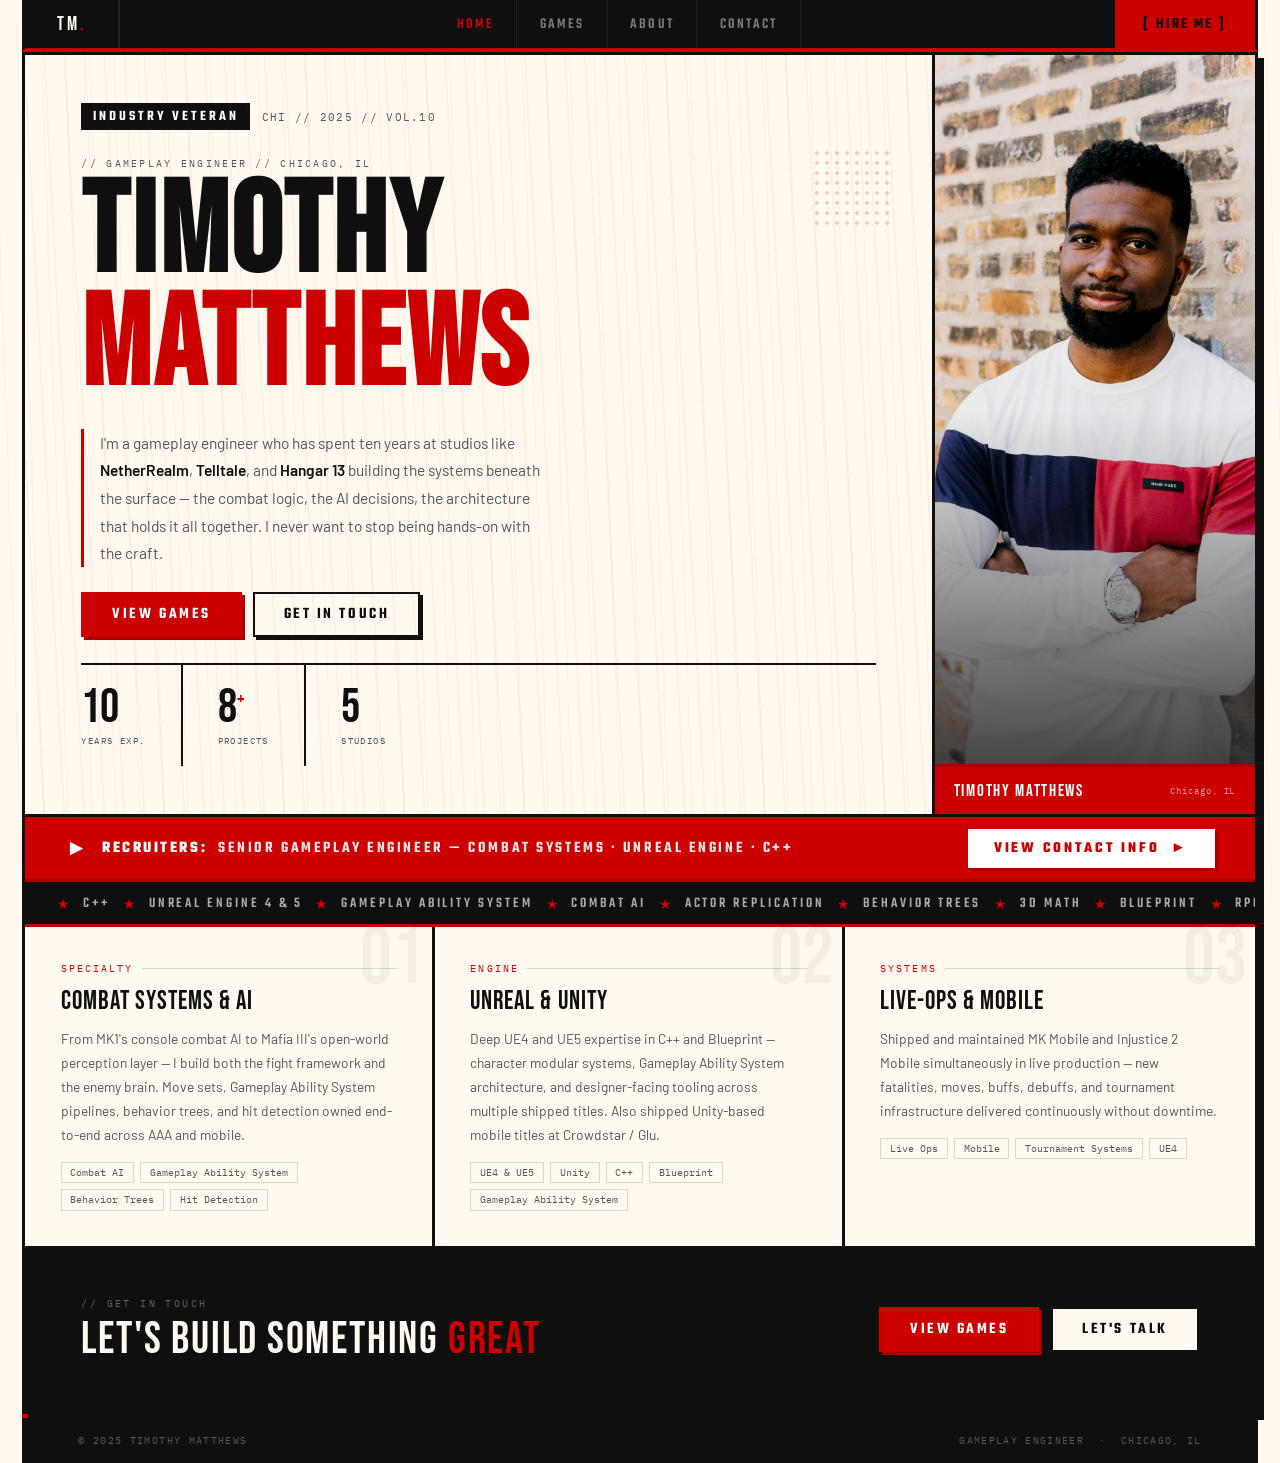
<file: index.html>
<!DOCTYPE html>
<html lang="en">
<head>
<meta charset="UTF-8">
<meta name="viewport" content="width=device-width, initial-scale=1.0">
<title>Timothy Matthews — Gameplay Engineer</title>
<link rel="preconnect" href="https://fonts.googleapis.com">
<link href="https://fonts.googleapis.com/css2?family=Bebas+Neue&family=Teko:wght@400;500;600;700&family=IBM+Plex+Mono:wght@400;500&family=Barlow:ital,wght@0,300;0,400;0,500;0,600;0,700;1,400&display=swap" rel="stylesheet">
<link rel="stylesheet" href="style.css">
</head>
<body>
<div class="speed-bg" aria-hidden="true"></div>

<div class="site-wrap">
<nav>
  <a class="nav-brand" href="index.html">TM<span>.</span></a>
  <div class="nav-links">
    <a class="nav-link active" href="index.html">Home</a>
    <a class="nav-link" href="games.html">Games</a>
    <a class="nav-link" href="about.html">About</a>
    <a class="nav-link" href="contact.html">Contact</a>
  </div>
  <a class="nav-cta" href="contact.html">[ Hire Me ]</a>
  <button class="hamburger" id="hamburger" aria-label="Open menu">
    <span></span><span></span><span></span>
  </button>
</nav>
<div class="mobile-menu" id="mobile-menu">
  <a href="index.html" class="active">Home</a>
  <a href="games.html">Games</a>
  <a href="about.html">About</a>
  <a href="contact.html">Contact</a>
</div>

<div class="manga-frame">
<div id="page-home" class="page active">


  <div class="hero-panel">
    <div class="hero-left reveal">
      <div class="hero-issue">
        <span class="issue-tag">Industry Veteran</span>
        <span class="issue-num">CHI // 2025 // VOL.10</span>
      </div>
      <div class="hero-name-block">
        <div class="halftone" aria-hidden="true"></div>
        <div class="hero-kicker">// Gameplay Engineer // Chicago, IL</div>
        <h1 class="hero-name">Timothy<br><span class="red">Matthews</span></h1>
      </div>
      <p class="hero-desc">I&#39;m a gameplay engineer who has spent ten years at studios like <strong>NetherRealm</strong>, <strong>Telltale</strong>, and <strong>Hangar 13</strong> building the systems beneath the surface &mdash; the combat logic, the AI decisions, the architecture that holds it all together. I never want to stop being hands-on with the craft.</p>
      <div class="hero-btns">
        <a class="btn btn-red" href="games.html">View Games</a>
        <a class="btn btn-white" href="contact.html">Get in Touch</a>
      </div>
      <div class="hero-stats">
        <div class="h-stat"><div class="h-num">10</div><div class="h-lbl">Years Exp.</div></div>
        <div class="h-stat"><div class="h-num">8<sup>+</sup></div><div class="h-lbl">Projects</div></div>
        <div class="h-stat"><div class="h-num">5</div><div class="h-lbl">Studios</div></div>
      </div>
    </div>
    <div class="hero-right">
      <div class="photo-wrap">
        <img src="images/profile-photo.jpg" alt="Timothy Matthews">
        
      </div>
      <div class="photo-caption">
        <span class="pc-name">Timothy Matthews</span>
        <span class="pc-loc">Chicago, IL</span>
      </div>
    </div>
  </div>

  <div class="recruiter-bar">
    <div class="rb-left">
      <span class="rb-arrow">&#9658;</span>
      <span class="rb-label"><strong>Recruiters:</strong> &nbsp;Senior Gameplay Engineer &mdash; Combat Systems &middot; Unreal Engine &middot; C++</span>
    </div>
    <a class="rb-cta" href="contact.html">View Contact Info &nbsp;&#9658;</a>
  </div>

  <div class="action-banner">
    <span class="ab-star">&#9733;</span><span class="ab-text">C++</span>
    <span class="ab-star">&#9733;</span><span class="ab-text">Unreal Engine 4 &amp; 5</span>
    <span class="ab-star">&#9733;</span><span class="ab-text">Gameplay Ability System</span>
    <span class="ab-star">&#9733;</span><span class="ab-text">Combat AI</span>
    <span class="ab-star">&#9733;</span><span class="ab-text">Actor Replication</span>
    <span class="ab-star">&#9733;</span><span class="ab-text">Behavior Trees</span>
    <span class="ab-star">&#9733;</span><span class="ab-text">3D Math</span>
    <span class="ab-star">&#9733;</span><span class="ab-text">Blueprint</span>
    <span class="ab-star">&#9733;</span><span class="ab-text">RPCs</span>
    <span class="ab-star">&#9733;</span><span class="ab-text">DirectX</span>
    <span class="ab-star">&#9733;</span><span class="ab-text">HLSL</span>
    <span class="ab-star">&#9733;</span><span class="ab-text">Perforce</span>
    <span class="ab-star">&#9733;</span><span class="ab-text">Git</span>
  </div>

  <div class="panel-row">
    <div class="panel-cell reveal">
      <div class="pc-bg-num" aria-hidden="true">01</div>
      <div class="pc-label">Specialty</div>
      <div class="pc-title">Combat Systems & AI</div>
      <p class="pc-body">From MK1's console combat AI to Mafia III's open-world perception layer &mdash; I build both the fight framework and the enemy brain. Move sets, Gameplay Ability System pipelines, behavior trees, and hit detection owned end-to-end across AAA and mobile.</p>
      <div class="pc-tags"><span class="pc-tag">Combat AI</span><span class="pc-tag">Gameplay Ability System</span><span class="pc-tag">Behavior Trees</span><span class="pc-tag">Hit Detection</span></div>
    </div>
    <div class="panel-cell reveal">
      <div class="pc-bg-num" aria-hidden="true">02</div>
      <div class="pc-label">Engine</div>
      <div class="pc-title">Unreal & Unity</div>
      <p class="pc-body">Deep UE4 and UE5 expertise in C++ and Blueprint &mdash; character modular systems, Gameplay Ability System architecture, and designer-facing tooling across multiple shipped titles. Also shipped Unity-based mobile titles at Crowdstar / Glu.</p>
      <div class="pc-tags"><span class="pc-tag">UE4 &amp; UE5</span><span class="pc-tag">Unity</span><span class="pc-tag">C++</span><span class="pc-tag">Blueprint</span><span class="pc-tag">Gameplay Ability System</span></div>
    </div>
    <div class="panel-cell reveal">
      <div class="pc-bg-num" aria-hidden="true">03</div>
      <div class="pc-label">Systems</div>
      <div class="pc-title">Live-Ops & Mobile</div>
      <p class="pc-body">Shipped and maintained MK Mobile and Injustice 2 Mobile simultaneously in live production &mdash; new fatalities, moves, buffs, debuffs, and tournament infrastructure delivered continuously without downtime.</p>
      <div class="pc-tags"><span class="pc-tag">Live Ops</span><span class="pc-tag">Mobile</span><span class="pc-tag">Tournament Systems</span><span class="pc-tag">UE4</span></div>
    </div>
  </div>

  <div class="closing-panel">
    <div>
      <div class="cp-label">// Get In Touch</div>
      <div class="cp-headline">Let&#39;s Build Something <span>Great</span></div>
    </div>
    <div class="cp-actions">
      <a class="btn btn-red" href="games.html">View Games</a>
      <a class="btn btn-white" href="contact.html">Let&#39;s Talk</a>
    </div>
  </div>
</div>
</div><!-- end manga-frame -->

<footer>
  <span class="ft">&copy; 2025 Timothy Matthews</span>
  <span class="ft">Gameplay Engineer &nbsp;&middot;&nbsp; Chicago, IL</span>
</footer>
</div><!-- end site-wrap -->

<script src="script.js"></script>
</body>
</html>
</file>
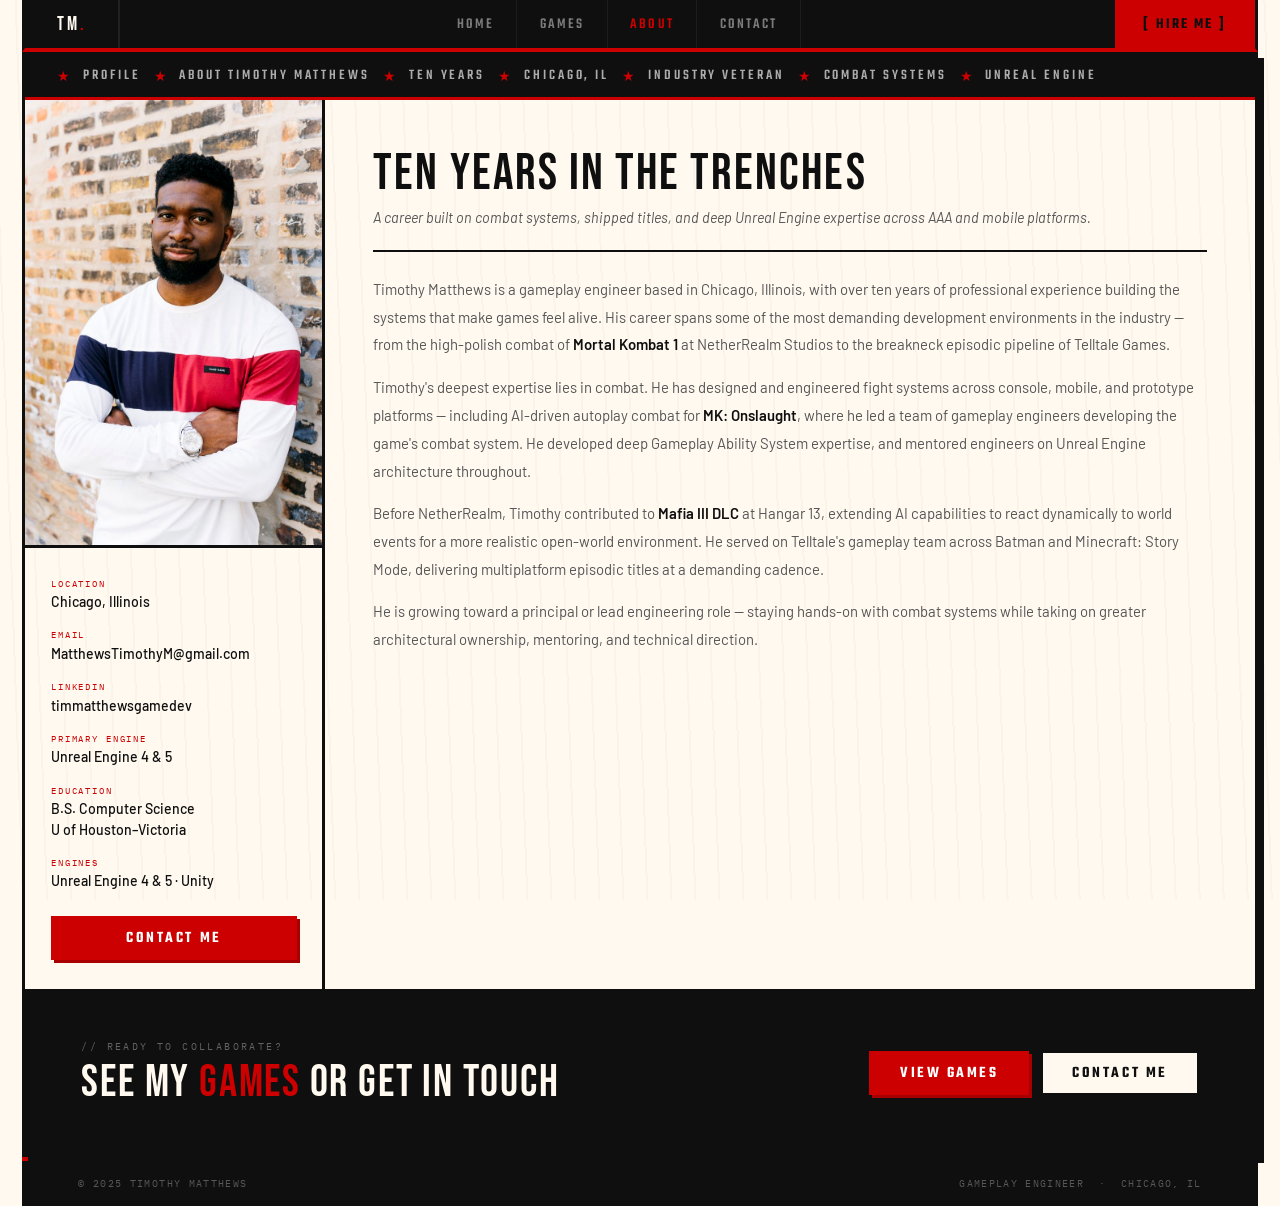
<file: about.html>
<!DOCTYPE html>
<html lang="en">
<head>
<meta charset="UTF-8">
<meta name="viewport" content="width=device-width, initial-scale=1.0">
<title>About — Timothy Matthews</title>
<link rel="preconnect" href="https://fonts.googleapis.com">
<link href="https://fonts.googleapis.com/css2?family=Bebas+Neue&family=Teko:wght@400;500;600;700&family=IBM+Plex+Mono:wght@400;500&family=Barlow:ital,wght@0,300;0,400;0,500;0,600;0,700;1,400&display=swap" rel="stylesheet">
<link rel="stylesheet" href="style.css">
</head>
<body>
<div class="speed-bg" aria-hidden="true"></div>

<div class="site-wrap">
<nav>
  <a class="nav-brand" href="index.html">TM<span>.</span></a>
  <div class="nav-links">
    <a class="nav-link" href="index.html">Home</a>
    <a class="nav-link" href="games.html">Games</a>
    <a class="nav-link active" href="about.html">About</a>
    <a class="nav-link" href="contact.html">Contact</a>
  </div>
  <a class="nav-cta" href="contact.html">[ Hire Me ]</a>
  <button class="hamburger" id="hamburger" aria-label="Open menu">
    <span></span><span></span><span></span>
  </button>
</nav>
<div class="mobile-menu" id="mobile-menu">
  <a href="index.html">Home</a>
  <a href="games.html">Games</a>
  <a href="about.html" class="active">About</a>
  <a href="contact.html">Contact</a>
</div>

<div class="manga-frame">
<div id="page-about" class="page active">


  <div class="action-banner">
    <span class="ab-star">&#9733;</span><span class="ab-text">Profile</span>
    <span class="ab-star">&#9733;</span><span class="ab-text">About Timothy Matthews</span>
    <span class="ab-star">&#9733;</span><span class="ab-text">Ten Years</span>
    <span class="ab-star">&#9733;</span><span class="ab-text">Chicago, IL</span>
    <span class="ab-star">&#9733;</span><span class="ab-text">Industry Veteran</span>
    <span class="ab-star">&#9733;</span><span class="ab-text">Combat Systems</span>
    <span class="ab-star">&#9733;</span><span class="ab-text">Unreal Engine</span>
  </div>

  <div class="about-layout">
    <div class="about-sidebar">
      <div class="sidebar-photo">
        <img src="images/profile-photo.jpg" alt="Timothy Matthews">
      </div>
      <div class="sidebar-facts">
        <div class="sf-row"><div class="sf-label">Location</div><div class="sf-value">Chicago, Illinois</div></div>
        <div class="sf-row"><div class="sf-label">Email</div><div class="sf-value">MatthewsTimothyM@gmail.com</div></div>
        <div class="sf-row"><div class="sf-label">LinkedIn</div><div class="sf-value">timmatthewsgamedev</div></div>
        <div class="sf-row"><div class="sf-label">Primary Engine</div><div class="sf-value">Unreal Engine 4 &amp; 5</div></div>
        <div class="sf-row"><div class="sf-label">Education</div><div class="sf-value">B.S. Computer Science<br>U of Houston&ndash;Victoria</div></div>
        <div class="sf-row"><div class="sf-label">Engines</div><div class="sf-value">Unreal Engine 4 &amp; 5 &middot; Unity</div></div>
        <div style="margin-top:1.5rem;"><a class="btn btn-red" href="contact.html" style="width:100%;justify-content:center;">Contact Me</a></div>
      </div>
    </div>
    <div class="about-body reveal">
      <div class="about-title">Ten Years in the Trenches</div>
      <div class="about-sub">A career built on combat systems, shipped titles, and deep Unreal Engine expertise across AAA and mobile platforms.</div>
      <div class="about-text">
        <p>Timothy Matthews is a gameplay engineer based in Chicago, Illinois, with over ten years of professional experience building the systems that make games feel alive. His career spans some of the most demanding development environments in the industry &mdash; from the high-polish combat of <strong>Mortal Kombat 1</strong> at NetherRealm Studios to the breakneck episodic pipeline of Telltale Games.</p>
        <p>Timothy&#39;s deepest expertise lies in combat. He has designed and engineered fight systems across console, mobile, and prototype platforms &mdash; including AI-driven autoplay combat for <strong>MK: Onslaught</strong>, where he led a team of gameplay engineers developing the game's combat system. He developed deep Gameplay Ability System expertise, and mentored engineers on Unreal Engine architecture throughout.</p>
        <p>Before NetherRealm, Timothy contributed to <strong>Mafia III DLC</strong> at Hangar 13, extending AI capabilities to react dynamically to world events for a more realistic open-world environment. He served on Telltale&#39;s gameplay team across Batman and Minecraft: Story Mode, delivering multiplatform episodic titles at a demanding cadence.</p>
        <p>He is growing toward a principal or lead engineering role &mdash; staying hands-on with combat systems while taking on greater architectural ownership, mentoring, and technical direction.</p>
      </div>

    </div>
  </div>

  <div class="closing-panel">
    <div>
      <div class="cp-label">// Ready to collaborate?</div>
      <div class="cp-headline">See my <span>Games</span> or get in touch</div>
    </div>
    <div class="cp-actions">
      <a class="btn btn-red" href="games.html">View Games</a>
      <a class="btn btn-white" href="contact.html">Contact Me</a>
    </div>
  </div>
</div>
</div><!-- end manga-frame -->

<footer>
  <span class="ft">&copy; 2025 Timothy Matthews</span>
  <span class="ft">Gameplay Engineer &nbsp;&middot;&nbsp; Chicago, IL</span>
</footer>
</div><!-- end site-wrap -->

<script src="script.js"></script>
</body>
</html>
</file>
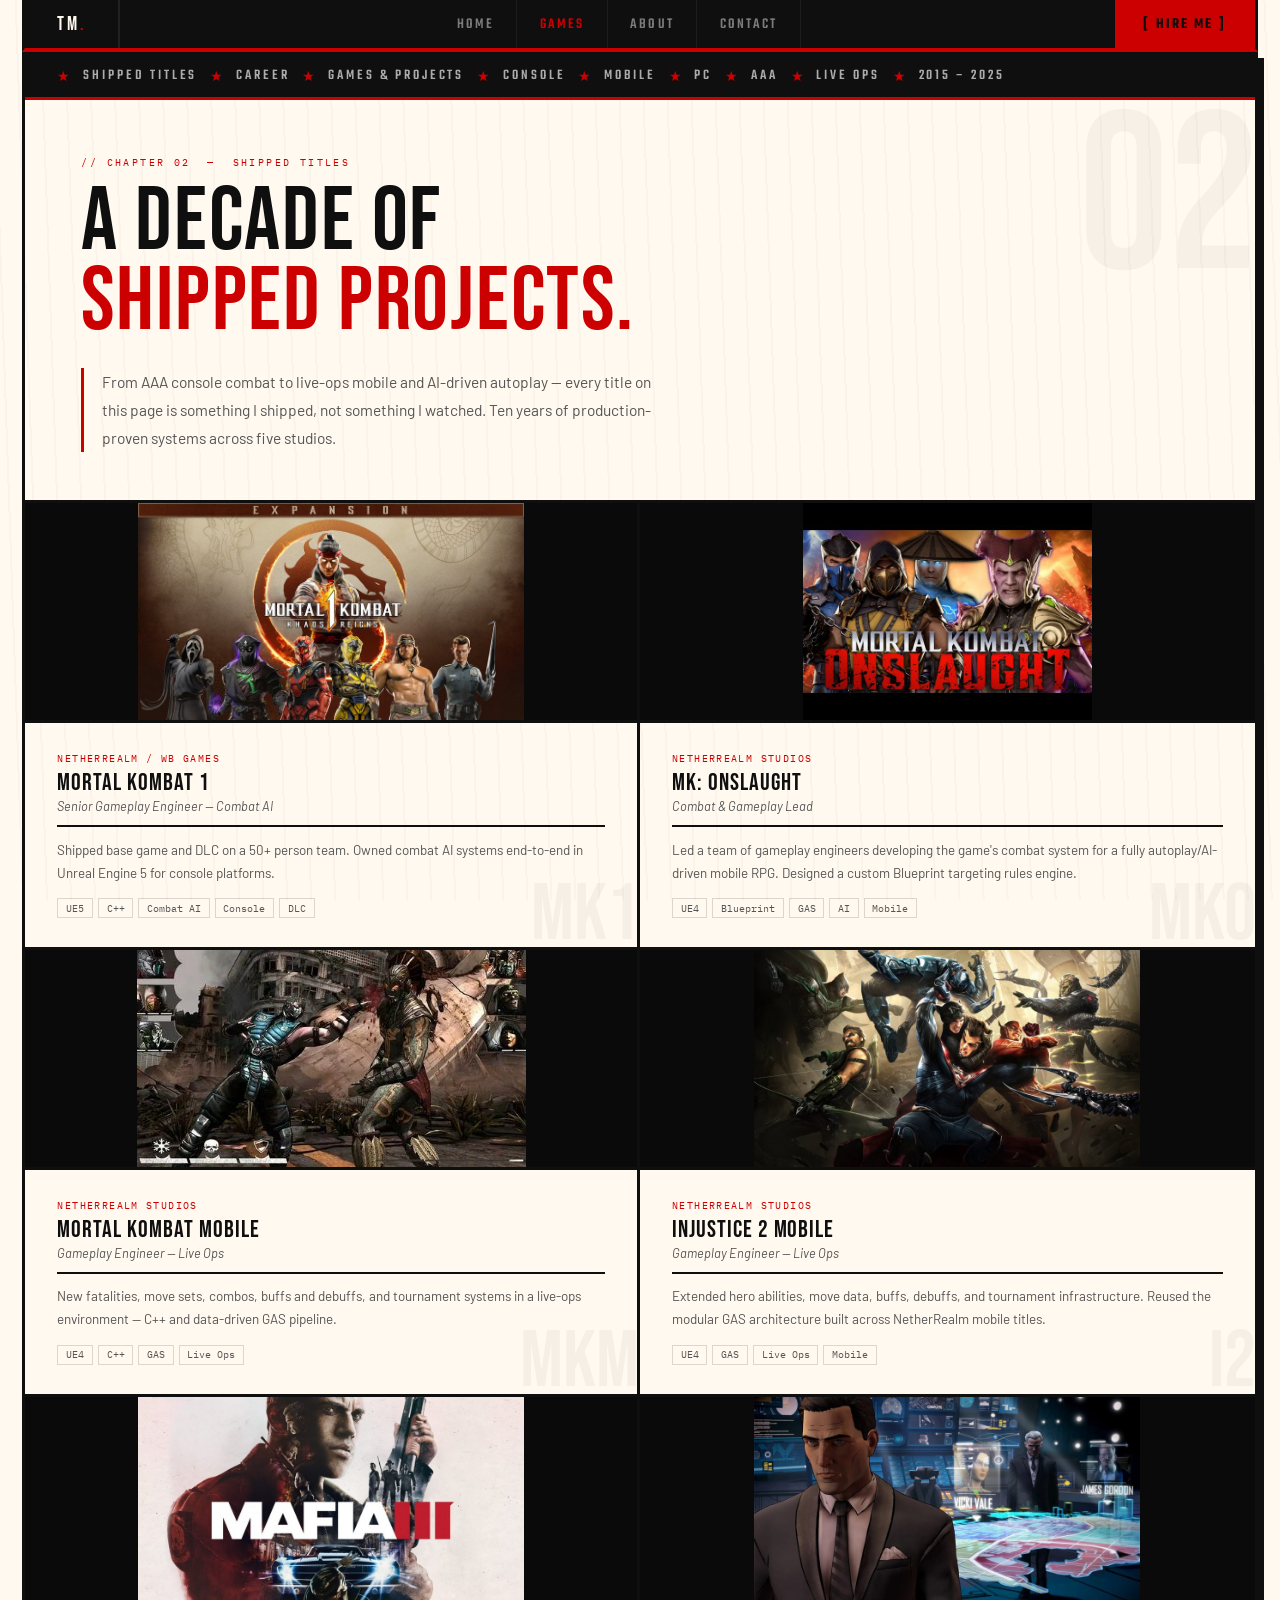
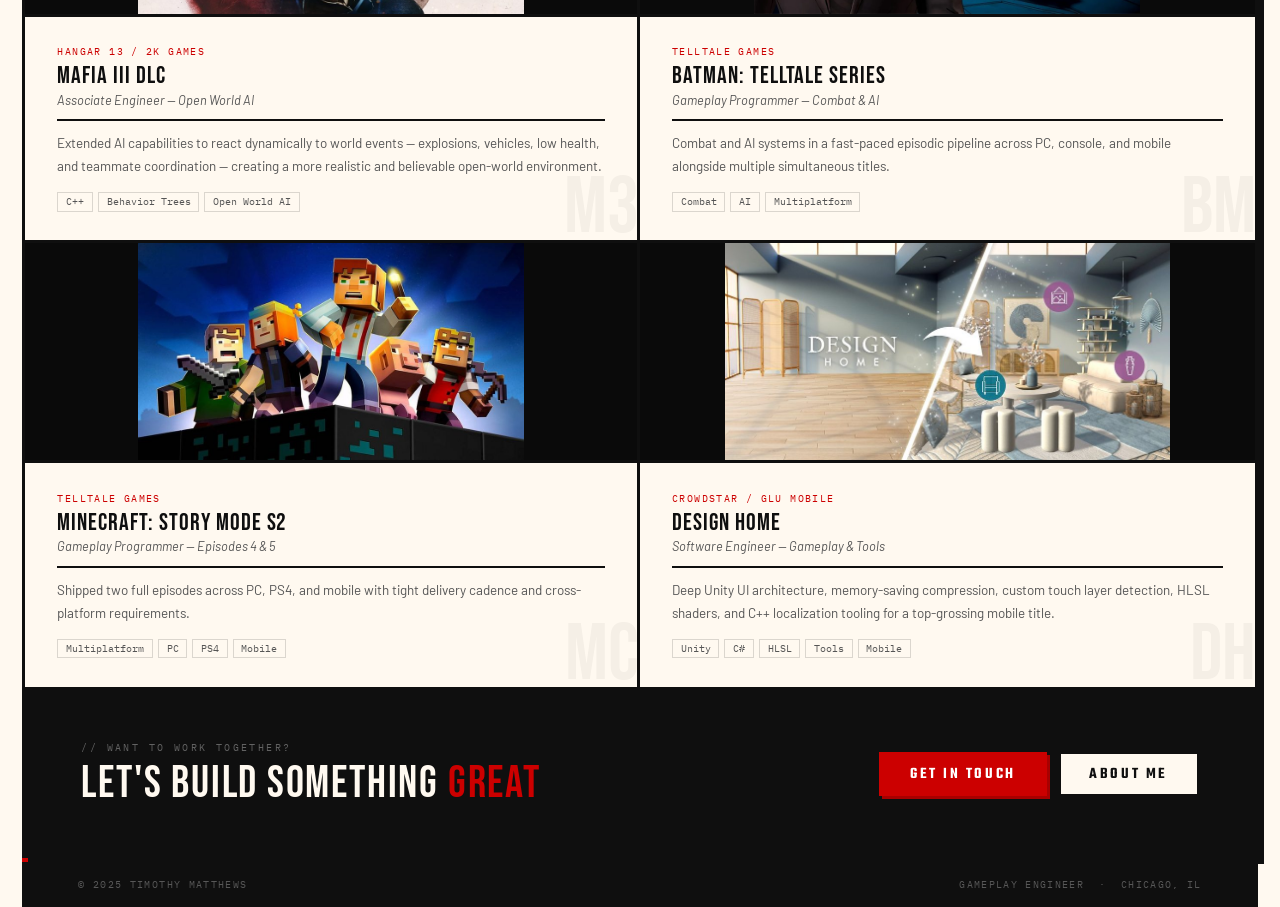
<file: games.html>
<!DOCTYPE html>
<html lang="en">
<head>
<meta charset="UTF-8">
<meta name="viewport" content="width=device-width, initial-scale=1.0">
<title>Games — Timothy Matthews</title>
<link rel="preconnect" href="https://fonts.googleapis.com">
<link href="https://fonts.googleapis.com/css2?family=Bebas+Neue&family=Teko:wght@400;500;600;700&family=IBM+Plex+Mono:wght@400;500&family=Barlow:ital,wght@0,300;0,400;0,500;0,600;0,700;1,400&display=swap" rel="stylesheet">
<link rel="stylesheet" href="style.css">
</head>
<body>
<div class="speed-bg" aria-hidden="true"></div>

<div class="site-wrap">
<nav>
  <a class="nav-brand" href="index.html">TM<span>.</span></a>
  <div class="nav-links">
    <a class="nav-link" href="index.html">Home</a>
    <a class="nav-link active" href="games.html">Games</a>
    <a class="nav-link" href="about.html">About</a>
    <a class="nav-link" href="contact.html">Contact</a>
  </div>
  <a class="nav-cta" href="contact.html">[ Hire Me ]</a>
  <button class="hamburger" id="hamburger" aria-label="Open menu">
    <span></span><span></span><span></span>
  </button>
</nav>
<div class="mobile-menu" id="mobile-menu">
  <a href="index.html">Home</a>
  <a href="games.html" class="active">Games</a>
  <a href="about.html">About</a>
  <a href="contact.html">Contact</a>
</div>

<div class="manga-frame">
<div id="page-games" class="page active">


  <div class="action-banner">
    <span class="ab-star">&#9733;</span><span class="ab-text">Shipped Titles</span>
    <span class="ab-star">&#9733;</span><span class="ab-text">Career</span>
    <span class="ab-star">&#9733;</span><span class="ab-text">Games &amp; Projects</span>
    <span class="ab-star">&#9733;</span><span class="ab-text">Console</span>
    <span class="ab-star">&#9733;</span><span class="ab-text">Mobile</span>
    <span class="ab-star">&#9733;</span><span class="ab-text">PC</span>
    <span class="ab-star">&#9733;</span><span class="ab-text">AAA</span>
    <span class="ab-star">&#9733;</span><span class="ab-text">Live Ops</span>
    <span class="ab-star">&#9733;</span><span class="ab-text">2015 &ndash; 2025</span>
  </div>

  <!-- GAMES PAGE INTRO -->
  <div style="padding:3.5rem 3.5rem 3rem;border-bottom:3px solid var(--ink);position:relative;overflow:hidden;">
    <div style="position:absolute;top:-.05em;right:-.02em;font-family:'Bebas Neue',sans-serif;font-size:14rem;color:rgba(15,15,15,.04);line-height:1;pointer-events:none;user-select:none;">02</div>
    <div style="font-family:'IBM Plex Mono',monospace;font-size:.6rem;letter-spacing:.25em;text-transform:uppercase;color:var(--red);margin-bottom:.8rem;">// Chapter 02 &nbsp;&mdash;&nbsp; Shipped Titles</div>
    <div style="font-family:'Bebas Neue',sans-serif;font-size:clamp(3.5rem,7vw,6rem);line-height:.9;letter-spacing:.02em;color:var(--ink);margin-bottom:1.6rem;">A Decade of<br><span style="color:var(--red);">Shipped Projects.</span></div>
    <p style="font-size:.97rem;line-height:1.8;color:var(--muted);border-left:3px solid var(--red);padding-left:1.1rem;max-width:580px;">From AAA console combat to live-ops mobile and AI-driven autoplay &mdash; every title on this page is something I shipped, not something I watched. Ten years of production-proven systems across five studios.</p>
  </div>

  <div class="games-grid">
    <div class="game-card reveal">
      <img class="game-img" src="images/mk1.jpg" alt="Mortal Kombat 1 Khaos Reigns">
      <div class="game-card-body">
        <div class="gc-ghost" aria-hidden="true">MK1</div>
        <div class="gc-byline"><span>NetherRealm / WB Games</span><span class="gc-year"></span></div>
        <div class="gc-title">Mortal Kombat 1</div>
        <div class="gc-role">Senior Gameplay Engineer &mdash; Combat AI</div>
        <div class="gc-rule"></div>
        <p class="gc-desc">Shipped base game and DLC on a 50+ person team. Owned combat AI systems end-to-end in Unreal Engine 5 for console platforms.</p>
        <div class="gc-tags"><span class="gc-tag">UE5</span><span class="gc-tag">C++</span><span class="gc-tag">Combat AI</span><span class="gc-tag">Console</span><span class="gc-tag">DLC</span></div>
      </div>
    </div>
    <div class="game-card reveal">
      <img class="game-img" src="images/mk-onslaught.jpg" alt="MK: Onslaught">
      <div class="game-card-body">
        <div class="gc-ghost" aria-hidden="true">MKO</div>
        <div class="gc-byline"><span>NetherRealm Studios</span><span class="gc-year"></span></div>
        <div class="gc-title">MK: Onslaught</div>
        <div class="gc-role">Combat &amp; Gameplay Lead</div>
        <div class="gc-rule"></div>
        <p class="gc-desc">Led a team of gameplay engineers developing the game's combat system for a fully autoplay/AI-driven mobile RPG. Designed a custom Blueprint targeting rules engine.</p>
        <div class="gc-tags"><span class="gc-tag">UE4</span><span class="gc-tag">Blueprint</span><span class="gc-tag">GAS</span><span class="gc-tag">AI</span><span class="gc-tag">Mobile</span></div>
      </div>
    </div>
    <div class="game-card reveal">
      <img class="game-img" src="images/mk-mobile.jpg" alt="Mortal Kombat Mobile">
      <div class="game-card-body">
        <div class="gc-ghost" aria-hidden="true">MKM</div>
        <div class="gc-byline"><span>NetherRealm Studios</span><span class="gc-year"></span></div>
        <div class="gc-title">Mortal Kombat Mobile</div>
        <div class="gc-role">Gameplay Engineer &mdash; Live Ops</div>
        <div class="gc-rule"></div>
        <p class="gc-desc">New fatalities, move sets, combos, buffs and debuffs, and tournament systems in a live-ops environment &mdash; C++ and data-driven GAS pipeline.</p>
        <div class="gc-tags"><span class="gc-tag">UE4</span><span class="gc-tag">C++</span><span class="gc-tag">GAS</span><span class="gc-tag">Live Ops</span></div>
      </div>
    </div>
    <div class="game-card reveal">
      <img class="game-img" src="images/injustice2-mobile.jpg" alt="Injustice 2 Mobile">
      <div class="game-card-body">
        <div class="gc-ghost" aria-hidden="true">I2</div>
        <div class="gc-byline"><span>NetherRealm Studios</span><span class="gc-year"></span></div>
        <div class="gc-title">Injustice 2 Mobile</div>
        <div class="gc-role">Gameplay Engineer &mdash; Live Ops</div>
        <div class="gc-rule"></div>
        <p class="gc-desc">Extended hero abilities, move data, buffs, debuffs, and tournament infrastructure. Reused the modular GAS architecture built across NetherRealm mobile titles.</p>
        <div class="gc-tags"><span class="gc-tag">UE4</span><span class="gc-tag">GAS</span><span class="gc-tag">Live Ops</span><span class="gc-tag">Mobile</span></div>
      </div>
    </div>
    <div class="game-card reveal">
      <img class="game-img" src="images/mafia3.jpg" alt="Mafia III DLC">
      <div class="game-card-body">
        <div class="gc-ghost" aria-hidden="true">M3</div>
        <div class="gc-byline"><span>Hangar 13 / 2K Games</span><span class="gc-year"></span></div>
        <div class="gc-title">Mafia III DLC</div>
        <div class="gc-role">Associate Engineer &mdash; Open World AI</div>
        <div class="gc-rule"></div>
        <p class="gc-desc">Extended AI capabilities to react dynamically to world events &mdash; explosions, vehicles, low health, and teammate coordination &mdash; creating a more realistic and believable open-world environment.</p>
        <div class="gc-tags"><span class="gc-tag">C++</span><span class="gc-tag">Behavior Trees</span><span class="gc-tag">Open World AI</span></div>
      </div>
    </div>
    <div class="game-card reveal">
      <img class="game-img" src="images/batman-telltale.jpg" alt="Batman: Telltale Series">
      <div class="game-card-body">
        <div class="gc-ghost" aria-hidden="true">BM</div>
        <div class="gc-byline"><span>Telltale Games</span><span class="gc-year"></span></div>
        <div class="gc-title">Batman: Telltale Series</div>
        <div class="gc-role">Gameplay Programmer &mdash; Combat &amp; AI</div>
        <div class="gc-rule"></div>
        <p class="gc-desc">Combat and AI systems in a fast-paced episodic pipeline across PC, console, and mobile alongside multiple simultaneous titles.</p>
        <div class="gc-tags"><span class="gc-tag">Combat</span><span class="gc-tag">AI</span><span class="gc-tag">Multiplatform</span></div>
      </div>
    </div>
    <div class="game-card reveal">
      <img class="game-img" src="images/minecraft-story-mode.jpg" alt="Minecraft: Story Mode S2">
      <div class="game-card-body">
        <div class="gc-ghost" aria-hidden="true">MC</div>
        <div class="gc-byline"><span>Telltale Games</span><span class="gc-year"></span></div>
        <div class="gc-title">Minecraft: Story Mode S2</div>
        <div class="gc-role">Gameplay Programmer &mdash; Episodes 4 &amp; 5</div>
        <div class="gc-rule"></div>
        <p class="gc-desc">Shipped two full episodes across PC, PS4, and mobile with tight delivery cadence and cross-platform requirements.</p>
        <div class="gc-tags"><span class="gc-tag">Multiplatform</span><span class="gc-tag">PC</span><span class="gc-tag">PS4</span><span class="gc-tag">Mobile</span></div>
      </div>
    </div>
    <div class="game-card reveal">
      <img class="game-img" src="images/design-home.jpg" alt="Design Home">
      <div class="game-card-body">
        <div class="gc-ghost" aria-hidden="true">DH</div>
        <div class="gc-byline"><span>Crowdstar / Glu Mobile</span><span class="gc-year"></span></div>
        <div class="gc-title">Design Home</div>
        <div class="gc-role">Software Engineer &mdash; Gameplay &amp; Tools</div>
        <div class="gc-rule"></div>
        <p class="gc-desc">Deep Unity UI architecture, memory-saving compression, custom touch layer detection, HLSL shaders, and C++ localization tooling for a top-grossing mobile title.</p>
        <div class="gc-tags"><span class="gc-tag">Unity</span><span class="gc-tag">C#</span><span class="gc-tag">HLSL</span><span class="gc-tag">Tools</span><span class="gc-tag">Mobile</span></div>
      </div>
    </div>
  </div>

  <div class="closing-panel">
    <div>
      <div class="cp-label">// Want to work together?</div>
      <div class="cp-headline">Let&#39;s build something <span>great</span></div>
    </div>
    <div class="cp-actions">
      <a class="btn btn-red" href="contact.html">Get in Touch</a>
      <a class="btn btn-white" href="about.html">About Me</a>
    </div>
  </div>
</div>
</div><!-- end manga-frame -->

<footer>
  <span class="ft">&copy; 2025 Timothy Matthews</span>
  <span class="ft">Gameplay Engineer &nbsp;&middot;&nbsp; Chicago, IL</span>
</footer>
</div><!-- end site-wrap -->

<script src="script.js"></script>
</body>
</html>
</file>
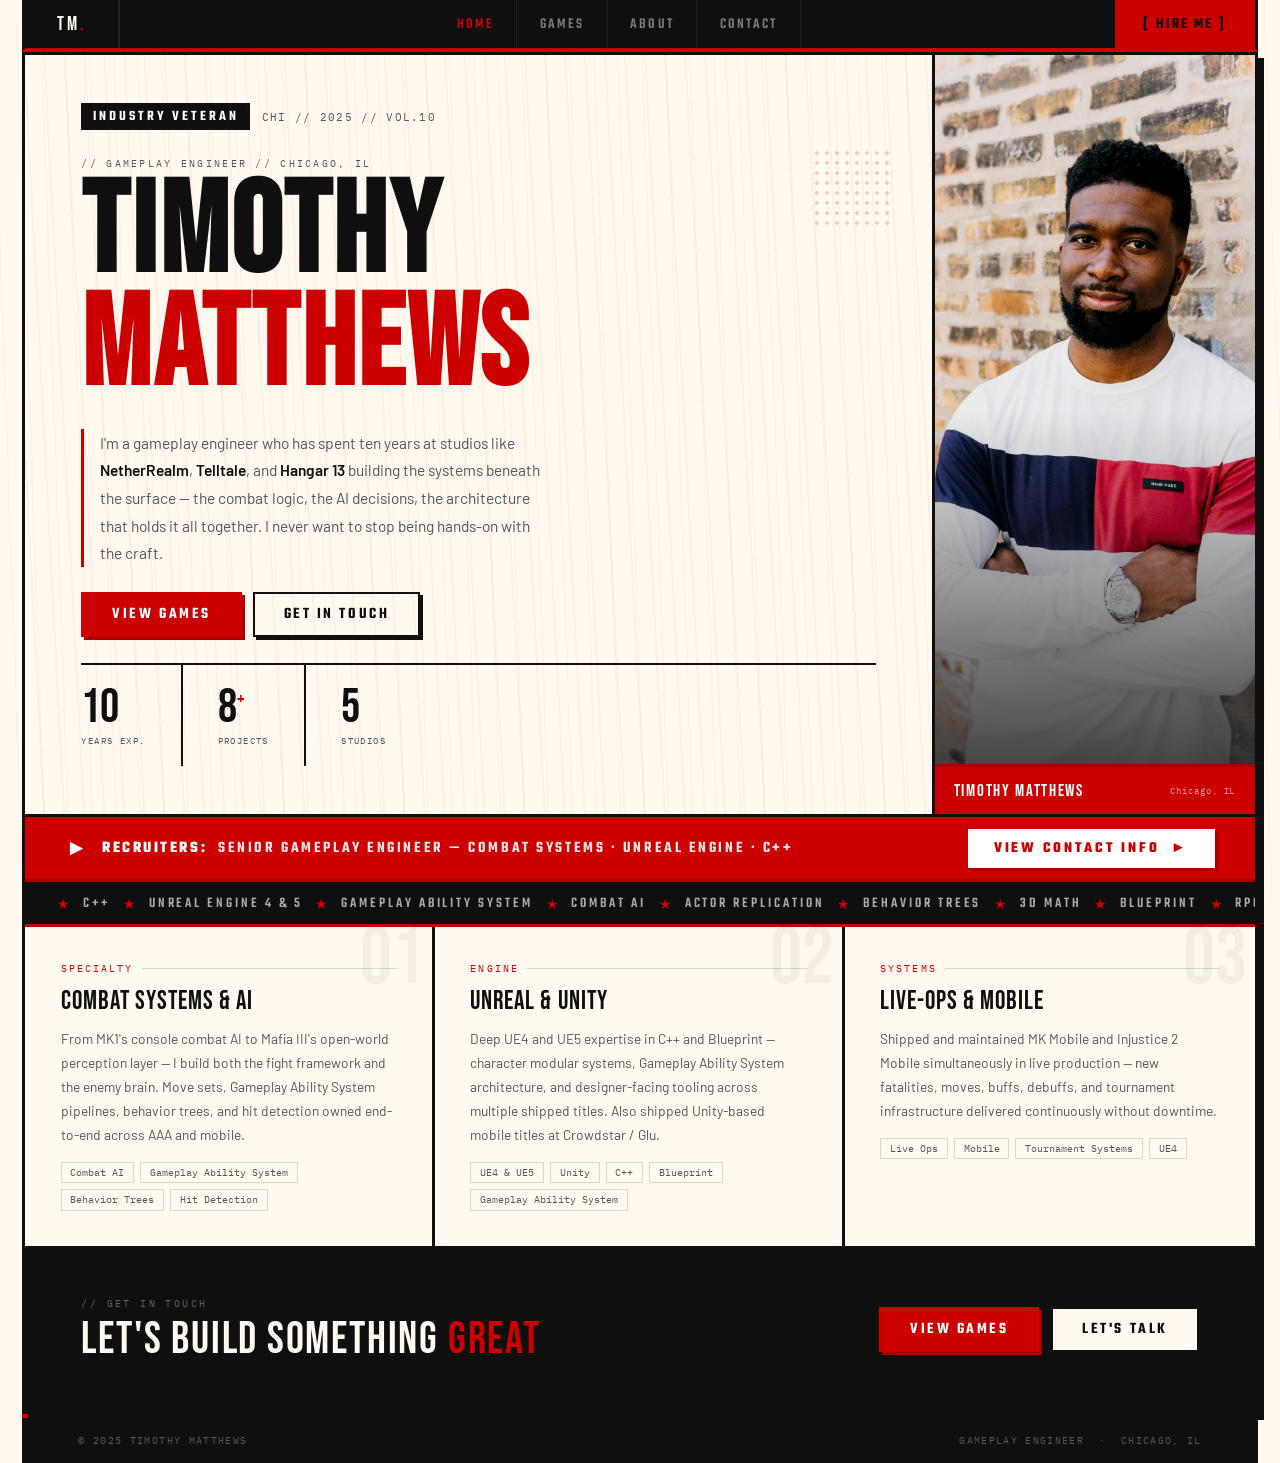
<file: index-test.html>
<!DOCTYPE html>
<html lang="en">
<head>
<meta charset="UTF-8">
<meta name="viewport" content="width=device-width, initial-scale=1.0">
<title>Timothy Matthews — Gameplay Engineer</title>
<link rel="preconnect" href="https://fonts.googleapis.com">
<link href="https://fonts.googleapis.com/css2?family=Bebas+Neue&family=Teko:wght@400;500;600;700&family=IBM+Plex+Mono:wght@400;500&family=Barlow:ital,wght@0,300;0,400;0,500;0,600;0,700;1,400&display=swap" rel="stylesheet">
<link rel="stylesheet" href="style.css">
</head>
<body>
<div class="speed-bg" aria-hidden="true"></div>

<div class="site-wrap">
<nav>
  <a class="nav-brand" href="index.html">TM<span>.</span></a>
  <div class="nav-links">
    <a class="nav-link active" href="index.html">Home</a>
    <a class="nav-link" href="games.html">Games</a>
    <a class="nav-link" href="about.html">About</a>
    <a class="nav-link" href="contact.html">Contact</a>
  </div>
  <a class="nav-cta" href="contact.html">[ Hire Me ]</a>
  <button class="hamburger" id="hamburger" aria-label="Open menu">
    <span></span><span></span><span></span>
  </button>
</nav>
<div class="mobile-menu" id="mobile-menu">
  <a href="index.html" class="active">Home</a>
  <a href="games.html">Games</a>
  <a href="about.html">About</a>
  <a href="contact.html">Contact</a>
</div>

<div class="manga-frame">
<div id="page-home" class="page active">


  <div class="hero-panel">
    <div class="hero-left reveal">
      <div class="hero-issue">
        <span class="issue-tag">Industry Veteran</span>
        <span class="issue-num">CHI // 2025 // VOL.10</span>
      </div>
      <div class="hero-name-block">
        <div class="halftone" aria-hidden="true"></div>
        <div class="hero-kicker">// Gameplay Engineer // Chicago, IL</div>
        <h1 class="hero-name">Timothy<br><span class="red">Matthews</span></h1>
      </div>
      <p class="hero-desc">I&#39;m a gameplay engineer who has spent ten years at studios like <strong>NetherRealm</strong>, <strong>Telltale</strong>, and <strong>Hangar 13</strong> building the systems beneath the surface &mdash; the combat logic, the AI decisions, the architecture that holds it all together. I never want to stop being hands-on with the craft.</p>
      <div class="hero-btns">
        <a class="btn btn-red" data-page="games">View Games</a>
        <a class="btn btn-white" data-page="contact">Get in Touch</a>
      </div>
      <div class="hero-stats">
        <div class="h-stat"><div class="h-num">10</div><div class="h-lbl">Years Exp.</div></div>
        <div class="h-stat"><div class="h-num">8<sup>+</sup></div><div class="h-lbl">Projects</div></div>
        <div class="h-stat"><div class="h-num">5</div><div class="h-lbl">Studios</div></div>
      </div>
    </div>
    <div class="hero-right">
      <div class="photo-wrap">
        <img src="[data-uri]" alt="Timothy Matthews">
        
      </div>
      <div class="photo-caption">
        <span class="pc-name">Timothy Matthews</span>
        <span class="pc-loc">Chicago, IL</span>
      </div>
    </div>
  </div>

  <div class="recruiter-bar">
    <div class="rb-left">
      <span class="rb-arrow">&#9658;</span>
      <span class="rb-label"><strong>Recruiters:</strong> &nbsp;Senior Gameplay Engineer &mdash; Combat Systems &middot; Unreal Engine &middot; C++</span>
    </div>
    <a class="rb-cta" data-page="contact">View Contact Info &nbsp;&#9658;</a>
  </div>

  <div class="action-banner">
    <span class="ab-star">&#9733;</span><span class="ab-text">C++</span>
    <span class="ab-star">&#9733;</span><span class="ab-text">Unreal Engine 4 &amp; 5</span>
    <span class="ab-star">&#9733;</span><span class="ab-text">Gameplay Ability System</span>
    <span class="ab-star">&#9733;</span><span class="ab-text">Combat AI</span>
    <span class="ab-star">&#9733;</span><span class="ab-text">Actor Replication</span>
    <span class="ab-star">&#9733;</span><span class="ab-text">Behavior Trees</span>
    <span class="ab-star">&#9733;</span><span class="ab-text">3D Math</span>
    <span class="ab-star">&#9733;</span><span class="ab-text">Blueprint</span>
    <span class="ab-star">&#9733;</span><span class="ab-text">RPCs</span>
    <span class="ab-star">&#9733;</span><span class="ab-text">DirectX</span>
    <span class="ab-star">&#9733;</span><span class="ab-text">HLSL</span>
    <span class="ab-star">&#9733;</span><span class="ab-text">Perforce</span>
    <span class="ab-star">&#9733;</span><span class="ab-text">Git</span>
  </div>

  <div class="panel-row">
    <div class="panel-cell reveal">
      <div class="pc-bg-num" aria-hidden="true">01</div>
      <div class="pc-label">Specialty</div>
      <div class="pc-title">Combat Systems & AI</div>
      <p class="pc-body">From MK1's console combat AI to Mafia III's open-world perception layer &mdash; I build both the fight framework and the enemy brain. Move sets, Gameplay Ability System pipelines, behavior trees, and hit detection owned end-to-end across AAA and mobile.</p>
      <div class="pc-tags"><span class="pc-tag">Combat AI</span><span class="pc-tag">Gameplay Ability System</span><span class="pc-tag">Behavior Trees</span><span class="pc-tag">Hit Detection</span></div>
    </div>
    <div class="panel-cell reveal">
      <div class="pc-bg-num" aria-hidden="true">02</div>
      <div class="pc-label">Engine</div>
      <div class="pc-title">Unreal & Unity</div>
      <p class="pc-body">Deep UE4 and UE5 expertise in C++ and Blueprint &mdash; character modular systems, Gameplay Ability System architecture, and designer-facing tooling across multiple shipped titles. Also shipped Unity-based mobile titles at Crowdstar / Glu.</p>
      <div class="pc-tags"><span class="pc-tag">UE4 &amp; UE5</span><span class="pc-tag">Unity</span><span class="pc-tag">C++</span><span class="pc-tag">Blueprint</span><span class="pc-tag">Gameplay Ability System</span></div>
    </div>
    <div class="panel-cell reveal">
      <div class="pc-bg-num" aria-hidden="true">03</div>
      <div class="pc-label">Systems</div>
      <div class="pc-title">Live-Ops & Mobile</div>
      <p class="pc-body">Shipped and maintained MK Mobile and Injustice 2 Mobile simultaneously in live production &mdash; new fatalities, moves, buffs, debuffs, and tournament infrastructure delivered continuously without downtime.</p>
      <div class="pc-tags"><span class="pc-tag">Live Ops</span><span class="pc-tag">Mobile</span><span class="pc-tag">Tournament Systems</span><span class="pc-tag">UE4</span></div>
    </div>
  </div>

  <div class="closing-panel">
    <div>
      <div class="cp-label">// Get In Touch</div>
      <div class="cp-headline">Let&#39;s Build Something <span>Great</span></div>
    </div>
    <div class="cp-actions">
      <a class="btn btn-red" data-page="games">View Games</a>
      <a class="btn btn-white" data-page="contact">Let&#39;s Talk</a>
    </div>
  </div>
</div>
</div><!-- end manga-frame -->

<footer>
  <span class="ft">&copy; 2025 Timothy Matthews</span>
  <span class="ft">Gameplay Engineer &nbsp;&middot;&nbsp; Chicago, IL</span>
</footer>
</div><!-- end site-wrap -->

<script src="script.js"></script>
</body>
</html>
</file>
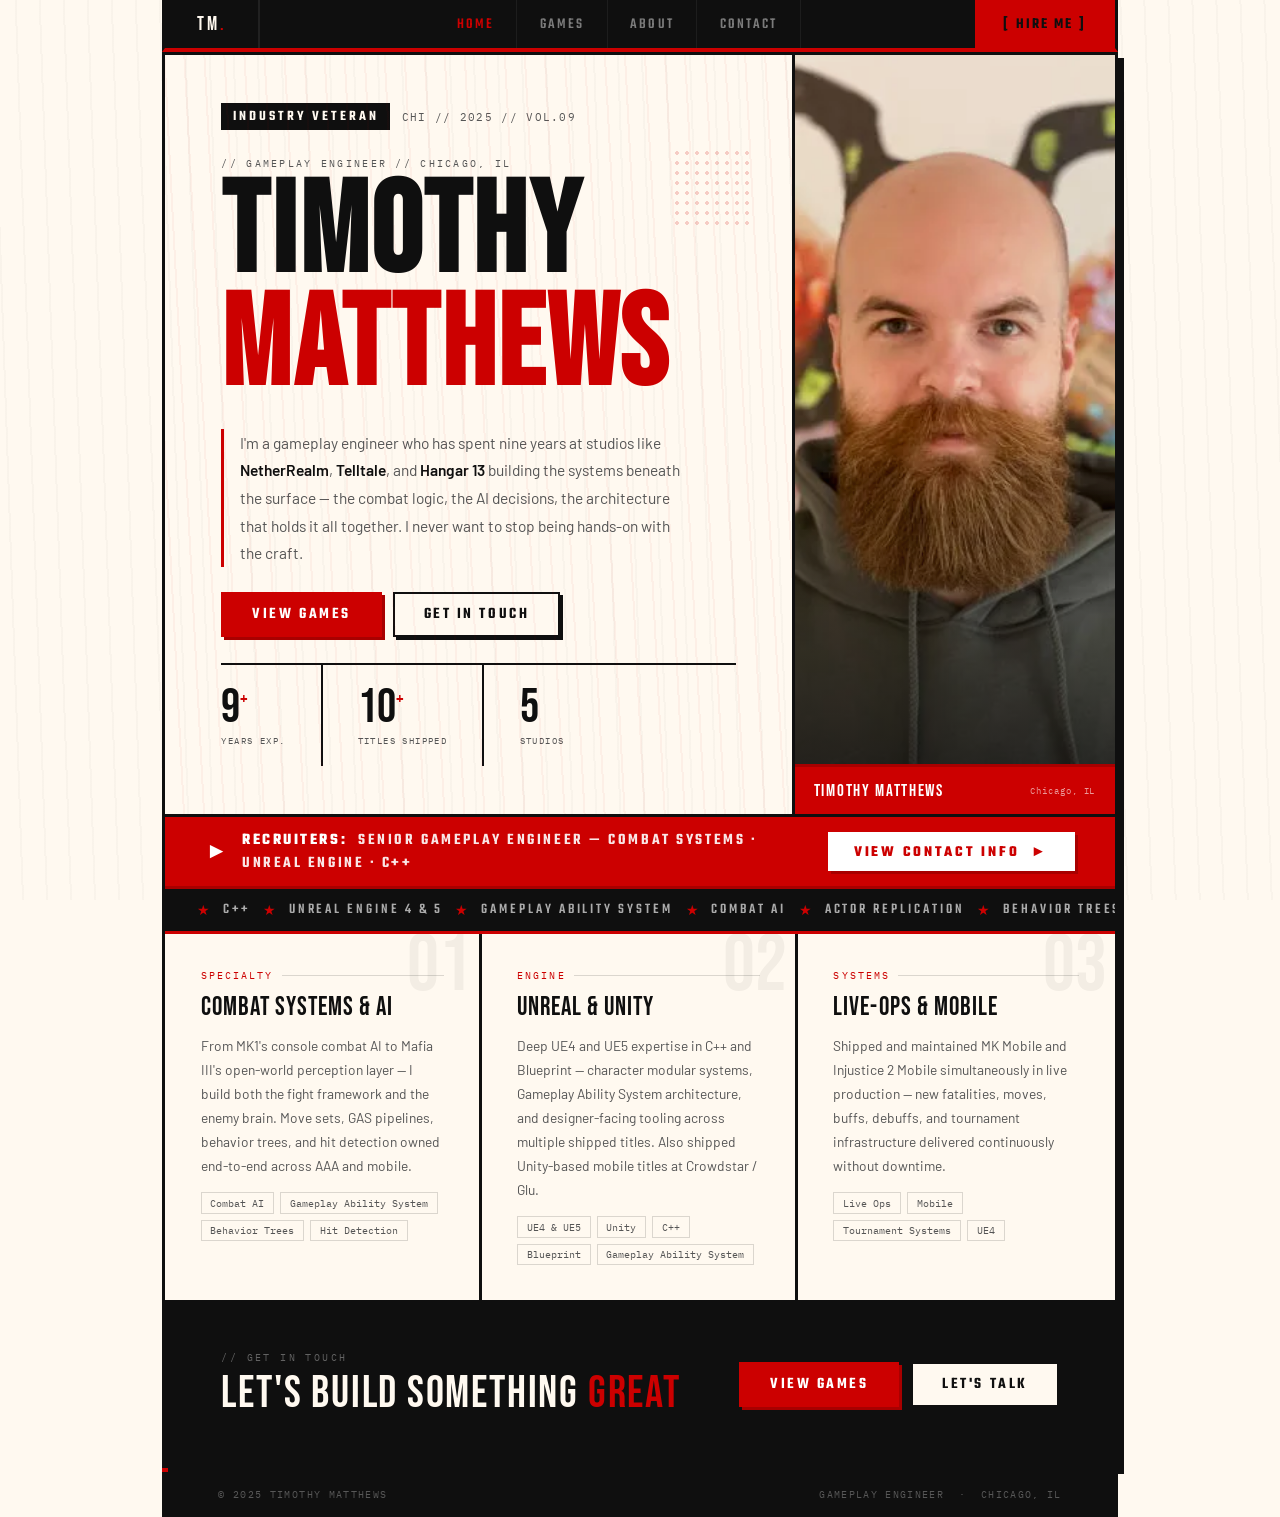
<file: timothy-matthews-portfolio.html>
<!DOCTYPE html>
<html lang="en">
<head>
<meta charset="UTF-8">
<meta name="viewport" content="width=device-width, initial-scale=1.0">
<title>Timothy Matthews — Gameplay Engineer</title>
<link rel="preconnect" href="https://fonts.googleapis.com">
<link href="https://fonts.googleapis.com/css2?family=Bebas+Neue&family=Teko:wght@400;500;600;700&family=IBM+Plex+Mono:wght@400;500&family=Barlow:ital,wght@0,300;0,400;0,500;0,600;0,700;1,400&display=swap" rel="stylesheet">
<style>
:root{--paper:#FFF9F0;--ink:#0F0F0F;--red:#CC0000;--red2:#A80000;--muted:#555;--gray:#AAA;--rule:rgba(15,15,15,0.15);}
*,*::before,*::after{box-sizing:border-box;margin:0;padding:0;}
html{scroll-behavior:smooth;}
body{background:var(--paper);color:var(--ink);font-family:"Barlow",sans-serif;-webkit-font-smoothing:antialiased;overflow-x:hidden;}
.speed-bg{position:fixed;inset:0;z-index:0;pointer-events:none;background:repeating-linear-gradient(88deg,transparent 0px,transparent 22px,rgba(15,15,15,0.025) 22px,rgba(15,15,15,0.025) 24px);}

/* NAV */
nav{position:sticky;top:0;z-index:100;background:var(--ink);border-bottom:4px solid var(--red);border-left:3px solid var(--ink);border-right:3px solid var(--ink);display:flex;justify-content:space-between;align-items:stretch;height:52px;}
.nav-brand{font-family:"Bebas Neue",sans-serif;font-size:1.2rem;letter-spacing:.14em;color:var(--paper);text-decoration:none;display:flex;align-items:center;padding:0 2rem;border-right:2px solid rgba(255,255,255,.08);cursor:pointer;}
.nav-brand span{color:var(--red);}
.nav-links{display:flex;}
.nav-link{font-family:"Teko",sans-serif;font-size:.95rem;font-weight:500;letter-spacing:.14em;text-transform:uppercase;text-decoration:none;color:rgba(255,255,255,.45);display:flex;align-items:center;padding:0 1.4rem;border-right:1px solid rgba(255,255,255,.06);transition:color .15s,background .15s;cursor:pointer;}
.nav-link:hover{color:var(--paper);background:rgba(255,255,255,.05);}
.nav-link.active{color:var(--red);}
.nav-cta{font-family:"Teko",sans-serif;font-size:.95rem;font-weight:600;letter-spacing:.14em;text-transform:uppercase;text-decoration:none;color:var(--ink);background:var(--red);display:flex;align-items:center;padding:0 1.8rem;transition:background .15s;cursor:pointer;}
.nav-cta:hover{background:#E60000;}

/* PAGES */
.page{display:none;}.page.active{display:block;}

/* SITE WIDTH WRAPPER */
.site-wrap{max-width:1000px;margin:0 auto;padding:0 1.4rem;}

/* MANGA FRAME */
.manga-frame{position:relative;z-index:1;border:3px solid var(--ink);box-shadow:6px 6px 0 var(--ink);}

/* SHARED */
.btn{font-family:"Teko",sans-serif;font-size:1rem;font-weight:600;letter-spacing:.16em;text-transform:uppercase;padding:.55rem 1.8rem;text-decoration:none;display:inline-flex;align-items:center;gap:.45rem;border:2px solid var(--ink);transition:background .14s,color .14s,transform .12s,box-shadow .12s;box-shadow:3px 3px 0 var(--ink);cursor:pointer;}
.btn:hover{transform:translate(-2px,-2px);box-shadow:5px 5px 0 var(--ink);}
.btn:active{transform:translate(2px,2px);box-shadow:1px 1px 0 var(--ink);}
.btn-red{background:var(--red);color:#fff;border-color:var(--red);box-shadow:3px 3px 0 var(--red2);}
.btn-red:hover{background:#E60000;box-shadow:5px 5px 0 var(--red2);}
.btn-white{background:var(--paper);color:var(--ink);}
.btn-white:hover{background:#FFEEDD;}
.btn-ink{background:var(--ink);color:var(--paper);}
.btn-ink:hover{background:#2A2A2A;}
.action-banner{background:var(--ink);padding:.65rem 2rem;display:flex;align-items:center;gap:.8rem;border-bottom:3px solid var(--red);overflow:hidden;white-space:nowrap;}
.ab-star{color:var(--red);font-size:.9rem;flex-shrink:0;}
.ab-text{font-family:"Teko",sans-serif;font-size:.92rem;font-weight:500;letter-spacing:.2em;text-transform:uppercase;color:rgba(255,255,255,.65);flex-shrink:0;}
.reveal{opacity:0;transform:translateY(16px);transition:opacity .55s,transform .55s;}
.reveal.visible{opacity:1;transform:translateY(0);}
.closing-panel{background:var(--ink);padding:3rem 3.5rem;display:flex;justify-content:space-between;align-items:center;gap:2rem;}
.cp-label{font-family:"IBM Plex Mono",monospace;font-size:.6rem;letter-spacing:.25em;text-transform:uppercase;color:rgba(255,255,255,.35);margin-bottom:.5rem;}
.cp-headline{font-family:"Bebas Neue",sans-serif;font-size:clamp(1.8rem,3.5vw,3rem);letter-spacing:.04em;line-height:1;color:var(--paper);}
.cp-headline span{color:var(--red);}
.cp-actions{display:flex;gap:.75rem;flex-shrink:0;}

/* ======== HOME ======== */
.recruiter-bar{background:var(--red);padding:.7rem 2.5rem;display:flex;justify-content:space-between;align-items:center;gap:1.5rem;border-bottom:3px solid var(--red2);}
.rb-left{display:flex;align-items:center;gap:.9rem;}
.rb-arrow{font-family:"Bebas Neue",sans-serif;font-size:1.4rem;color:#fff;animation:arrow-bounce .9s ease-in-out infinite;}
@keyframes arrow-bounce{0%,100%{transform:translateX(0);}50%{transform:translateX(5px);}}
.rb-label{font-family:"Teko",sans-serif;font-size:1rem;font-weight:600;letter-spacing:.16em;text-transform:uppercase;color:rgba(255,255,255,.9);}
.rb-label strong{color:#fff;}
.rb-cta{font-family:"Teko",sans-serif;font-size:.95rem;font-weight:700;letter-spacing:.18em;text-transform:uppercase;color:var(--red);text-decoration:none;background:#fff;padding:.42rem 1.5rem;border:2px solid #fff;box-shadow:3px 3px 0 var(--red2);transition:background .15s,transform .12s,box-shadow .12s;white-space:nowrap;flex-shrink:0;cursor:pointer;}
.rb-cta:hover{background:#FFEEDD;transform:translate(-2px,-2px);box-shadow:5px 5px 0 var(--red2);}
.hero-panel{display:grid;grid-template-columns:1fr 320px;border-bottom:3px solid var(--ink);}
.hero-left{padding:3rem 3.5rem 3rem;border-right:3px solid var(--ink);position:relative;overflow:hidden;display:flex;flex-direction:column;gap:1.6rem;}
.hero-left::before{content:"";position:absolute;inset:0;background:repeating-linear-gradient(87deg,transparent 0,transparent 18px,rgba(204,0,0,.04) 18px,rgba(204,0,0,.04) 20px);pointer-events:none;}
.hero-issue{display:flex;align-items:center;gap:.7rem;}
.issue-tag{font-family:"Teko",sans-serif;font-size:.9rem;font-weight:600;letter-spacing:.2em;text-transform:uppercase;background:var(--ink);color:var(--paper);padding:.2rem .75rem;}
.issue-num{font-family:"IBM Plex Mono",monospace;font-size:.68rem;color:var(--muted);letter-spacing:.12em;}
.hero-name-block{position:relative;}
.hero-kicker{font-family:"IBM Plex Mono",monospace;font-size:.65rem;letter-spacing:.22em;color:var(--muted);margin-bottom:.5rem;text-transform:uppercase;}
.hero-name{font-family:"Bebas Neue",sans-serif;font-size:clamp(4.5rem,10vw,8.5rem);line-height:.88;letter-spacing:.02em;color:var(--ink);}
.hero-name .red{color:var(--red);}
.halftone{position:absolute;right:-1rem;top:-.5rem;width:80px;height:80px;background-image:radial-gradient(circle,rgba(204,0,0,.18) 2px,transparent 2px);background-size:10px 10px;pointer-events:none;}
.hero-desc{font-size:.97rem;line-height:1.78;color:var(--muted);max-width:460px;border-left:3px solid var(--red);padding-left:1rem;}
.hero-desc strong{color:var(--ink);font-weight:600;}
.hero-btns{display:flex;gap:.7rem;flex-wrap:wrap;}
.hero-stats{display:flex;gap:0;border-top:2px solid var(--ink);margin-top:auto;}
.h-stat{padding:1.2rem 2.2rem 1.2rem 0;margin-right:2.2rem;border-right:2px solid var(--ink);}
.h-stat:last-child{border-right:none;margin-right:0;}
.h-num{font-family:"Bebas Neue",sans-serif;font-size:3rem;line-height:1;color:var(--ink);}
.h-num sup{font-size:1.2rem;color:var(--red);}
.h-lbl{font-family:"IBM Plex Mono",monospace;font-size:.58rem;color:var(--muted);letter-spacing:.15em;text-transform:uppercase;margin-top:.15rem;}
.hero-right{background:var(--ink);display:flex;flex-direction:column;overflow:hidden;}
.photo-wrap{flex:1;position:relative;overflow:hidden;min-height:380px;}
.photo-wrap img{width:100%;height:100%;object-fit:cover;object-position:center top;display:block;filter:contrast(1.1) brightness(.92);}
.photo-wrap::after{content:"";position:absolute;inset:0;background:linear-gradient(to bottom,transparent 50%,rgba(15,15,15,.75) 100%);}
.photo-redbar{position:absolute;top:0;right:0;bottom:0;width:28px;background:var(--red);display:flex;align-items:center;justify-content:center;z-index:2;}
.redbar-text{font-family:"Teko",sans-serif;font-size:.75rem;font-weight:600;letter-spacing:.18em;text-transform:uppercase;color:#fff;writing-mode:vertical-rl;}
.photo-caption{background:var(--red);padding:.85rem 1.2rem;display:flex;justify-content:space-between;align-items:center;border-top:3px solid var(--red2);flex-shrink:0;}
.pc-name{font-family:"Bebas Neue",sans-serif;font-size:1.05rem;letter-spacing:.1em;color:#fff;}
.pc-loc{font-family:"IBM Plex Mono",monospace;font-size:.58rem;color:rgba(255,255,255,.6);letter-spacing:.1em;}
.panel-row{display:grid;grid-template-columns:1fr 1fr 1fr;border-bottom:3px solid var(--ink);}
.panel-cell{padding:2.2rem;border-right:3px solid var(--ink);position:relative;overflow:hidden;transition:background .15s;}
.panel-cell:last-child{border-right:none;}
.panel-cell:hover{background:rgba(204,0,0,.02);}
.pc-bg-num{font-family:"Bebas Neue",sans-serif;font-size:5rem;line-height:1;color:rgba(15,15,15,.05);position:absolute;top:-.5rem;right:.5rem;pointer-events:none;user-select:none;}
.pc-label{font-family:"IBM Plex Mono",monospace;font-size:.6rem;letter-spacing:.22em;text-transform:uppercase;color:var(--red);margin-bottom:.65rem;display:flex;align-items:center;gap:.5rem;}
.pc-label::after{content:"";flex:1;height:1px;background:var(--rule);}
.pc-title{font-family:"Bebas Neue",sans-serif;font-size:1.6rem;letter-spacing:.04em;color:var(--ink);margin-bottom:.65rem;}
.pc-body{font-size:.86rem;line-height:1.75;color:var(--muted);margin-bottom:.9rem;}
.pc-tags{display:flex;flex-wrap:wrap;gap:.38rem;}
.pc-tag{font-family:"IBM Plex Mono",monospace;font-size:.6rem;padding:.2rem .55rem;border:1.5px solid var(--rule);color:var(--muted);transition:all .15s;}
.pc-tag:hover{border-color:var(--red);color:var(--red);}
.studios-row{display:grid;grid-template-columns:repeat(5,1fr);border-bottom:3px solid var(--ink);}
.studio-cell{padding:1.6rem 1.4rem;border-right:3px solid var(--ink);transition:background .15s;position:relative;overflow:hidden;}
.studio-cell:last-child{border-right:none;}
.studio-cell:hover{background:rgba(204,0,0,.04);}
.studio-cell::before{content:"";position:absolute;top:0;left:0;width:3px;height:0;background:var(--red);transition:height .2s;}
.studio-cell:hover::before{height:100%;}
.s-name{font-family:"Teko",sans-serif;font-size:.92rem;font-weight:600;letter-spacing:.06em;text-transform:uppercase;color:var(--ink);line-height:1.2;margin-bottom:.3rem;}
.s-years{font-family:"IBM Plex Mono",monospace;font-size:.58rem;color:var(--muted);letter-spacing:.08em;}
.s-role{font-size:.72rem;color:var(--gray);margin-top:.35rem;line-height:1.35;}
.skills-block{display:grid;grid-template-columns:220px 1fr;border-bottom:3px solid var(--ink);}
.sb-left{background:var(--ink);padding:2.5rem 2rem;display:flex;flex-direction:column;justify-content:space-between;border-right:3px solid var(--ink);}
.sb-big{font-family:"Bebas Neue",sans-serif;font-size:3rem;line-height:.9;color:var(--paper);letter-spacing:.02em;}
.sb-big span{color:var(--red);display:block;}
.sb-sub{font-family:"IBM Plex Mono",monospace;font-size:.62rem;color:rgba(255,255,255,.3);line-height:1.7;margin-top:.8rem;letter-spacing:.04em;}
.sb-right{padding:2.5rem;display:grid;grid-template-columns:1fr 1fr;gap:1.6rem;}
.sg-label{font-family:"IBM Plex Mono",monospace;font-size:.58rem;letter-spacing:.2em;text-transform:uppercase;color:var(--red);margin-bottom:.6rem;padding-bottom:.5rem;border-bottom:2px solid var(--ink);}
.sg-chips{display:flex;flex-wrap:wrap;gap:.38rem;}
.s-chip{font-family:"IBM Plex Mono",monospace;font-size:.62rem;padding:.22rem .6rem;border:1.5px solid var(--rule);color:var(--muted);transition:all .14s;}
.s-chip:hover{background:var(--ink);color:var(--paper);border-color:var(--ink);}
.s-chip.bold{background:var(--ink);color:var(--paper);border-color:var(--ink);}

/* ======== GAMES ======== */
.games-grid{display:grid;grid-template-columns:1fr 1fr;border-bottom:3px solid var(--ink);}
.game-card{padding:0;border-right:3px solid var(--ink);border-bottom:3px solid var(--ink);position:relative;overflow:hidden;transition:background .15s;display:flex;flex-direction:column;}
.game-card:hover{background:rgba(204,0,0,.015);}
.game-card:nth-child(2n){border-right:none;}
.game-img{width:100%;height:180px;object-fit:cover;object-position:center;display:block;filter:contrast(1.05);border-bottom:3px solid var(--ink);}
.game-img-placeholder{width:100%;height:180px;border-bottom:3px solid var(--ink);display:flex;align-items:center;justify-content:center;flex-direction:column;gap:.5rem;position:relative;overflow:hidden;flex-shrink:0;}
.game-img-placeholder::before{content:"";position:absolute;inset:0;background:repeating-linear-gradient(87deg,transparent 0,transparent 16px,rgba(255,255,255,.04) 16px,rgba(255,255,255,.04) 18px);}
.gip-label{font-family:"IBM Plex Mono",monospace;font-size:.6rem;letter-spacing:.18em;text-transform:uppercase;color:rgba(255,255,255,.3);position:relative;}
.gip-icon{font-size:1.8rem;opacity:.2;position:relative;}
.game-card-body{padding:1.8rem 2rem;flex:1;}
.gc-ghost{position:absolute;bottom:-.1em;right:-.02em;font-family:"Bebas Neue",sans-serif;font-size:5rem;color:rgba(15,15,15,.045);line-height:1;pointer-events:none;user-select:none;}
.gc-byline{display:flex;justify-content:space-between;font-family:"IBM Plex Mono",monospace;font-size:.62rem;letter-spacing:.14em;text-transform:uppercase;color:var(--red);margin-bottom:.3rem;}
.gc-year{color:var(--muted);}
.gc-title{font-family:"Bebas Neue",sans-serif;font-size:1.5rem;letter-spacing:.04em;color:var(--ink);line-height:1.05;margin-bottom:.2rem;}
.gc-role{font-size:.8rem;font-style:italic;color:var(--muted);margin-bottom:.7rem;}
.gc-rule{height:2px;background:var(--ink);margin-bottom:.7rem;}
.gc-desc{font-size:.84rem;line-height:1.72;color:var(--muted);margin-bottom:.85rem;}
.gc-tags{display:flex;flex-wrap:wrap;gap:.32rem;}
.gc-tag{font-family:"IBM Plex Mono",monospace;font-size:.6rem;padding:.15rem .48rem;border:1.5px solid var(--rule);color:var(--muted);transition:all .15s;}
.gc-tag:hover{border-color:var(--red);color:var(--red);}

/* ======== ABOUT ======== */
.about-layout{display:grid;grid-template-columns:300px 1fr;border-bottom:3px solid var(--ink);}
.about-sidebar{border-right:3px solid var(--ink);display:flex;flex-direction:column;}
.sidebar-photo{position:relative;overflow:hidden;border-bottom:3px solid var(--ink);}
.sidebar-photo img{width:100%;display:block;object-fit:cover;object-position:center top;filter:contrast(1.05);}
.sidebar-facts{padding:1.8rem 1.6rem;}
.sf-row{margin-bottom:1rem;}
.sf-label{font-family:"IBM Plex Mono",monospace;font-size:.58rem;letter-spacing:.2em;text-transform:uppercase;color:var(--red);margin-bottom:.15rem;}
.sf-value{font-family:"Barlow",sans-serif;font-size:.88rem;font-weight:500;color:var(--ink);line-height:1.45;}
.about-body{padding:3rem;}
.about-title{font-family:"Bebas Neue",sans-serif;font-size:clamp(2rem,4vw,3.2rem);letter-spacing:.04em;color:var(--ink);line-height:1;margin-bottom:.6rem;}
.about-sub{font-size:.9rem;font-style:italic;color:var(--muted);margin-bottom:1.5rem;padding-bottom:1.5rem;border-bottom:2px solid var(--ink);}
.about-text{font-size:.93rem;line-height:1.88;color:var(--muted);}
.about-text p+p{margin-top:.9rem;}
.about-text strong{color:var(--ink);font-weight:600;}
.about-goals{display:grid;grid-template-columns:1fr 1fr;gap:0;border-top:3px solid var(--ink);margin-top:2.5rem;}
.ag-cell{padding:1.4rem 1.5rem;border-right:3px solid var(--ink);}
.ag-cell:nth-child(2n){border-right:none;}
.ag-cell:nth-child(n+3){border-top:3px solid var(--ink);}
.ag-label{font-family:"IBM Plex Mono",monospace;font-size:.58rem;letter-spacing:.2em;text-transform:uppercase;color:var(--red);margin-bottom:.3rem;}
.ag-value{font-family:"Teko",sans-serif;font-size:1rem;font-weight:600;letter-spacing:.06em;text-transform:uppercase;color:var(--ink);line-height:1.3;}

/* ======== CONTACT ======== */
.contact-layout{display:grid;grid-template-columns:1fr 1fr;border-bottom:3px solid var(--ink);}
.contact-left{background:var(--ink);padding:3.5rem;display:flex;flex-direction:column;justify-content:space-between;border-right:3px solid var(--red);}
.cl-label{font-family:"IBM Plex Mono",monospace;font-size:.6rem;letter-spacing:.25em;text-transform:uppercase;color:rgba(255,255,255,.3);margin-bottom:.6rem;}
.cl-headline{font-family:"Bebas Neue",sans-serif;font-size:clamp(2.2rem,4.5vw,3.8rem);letter-spacing:.04em;line-height:1;color:var(--paper);margin-bottom:1.2rem;}
.cl-headline span{color:var(--red);}
.cl-note{font-size:.92rem;font-weight:300;line-height:1.8;color:rgba(255,255,255,.45);}
.contact-right{padding:3.5rem;display:flex;flex-direction:column;}
.c-entry{display:flex;align-items:center;gap:1.2rem;padding:1.3rem .5rem;border-bottom:2px solid var(--rule);text-decoration:none;color:var(--ink);transition:background .15s,padding-left .14s;}
.c-entry:first-child{border-top:2px solid var(--rule);}
.c-entry:hover{background:rgba(204,0,0,.04);padding-left:1rem;}
.c-icon{font-size:1.2rem;width:2rem;text-align:center;flex-shrink:0;color:var(--red);}
.c-label{font-family:"IBM Plex Mono",monospace;font-size:.6rem;letter-spacing:.2em;text-transform:uppercase;color:var(--red);display:block;margin-bottom:.1rem;}
.c-value{font-size:.95rem;font-weight:500;color:var(--ink);}
.contact-avail{background:var(--red);padding:1.2rem 1.8rem;display:flex;align-items:center;justify-content:space-between;gap:1rem;margin-top:auto;}
.ca-dot{width:8px;height:8px;border-radius:50%;background:#fff;box-shadow:0 0 8px #fff;animation:pulse 2s ease-in-out infinite;flex-shrink:0;}
@keyframes pulse{0%,100%{opacity:1;}50%{opacity:.4;}}
.ca-text{font-family:"Teko",sans-serif;font-size:1rem;font-weight:600;letter-spacing:.16em;text-transform:uppercase;color:#fff;}

footer{background:var(--ink);border-top:4px solid var(--red);padding:1rem 3.5rem;display:flex;justify-content:space-between;align-items:center;}
.ft{font-family:"IBM Plex Mono",monospace;font-size:.6rem;letter-spacing:.14em;text-transform:uppercase;color:rgba(255,255,255,.3);}

@media(max-width:900px){
  .nav-links{display:none;}
  .manga-frame{margin:.8rem;}
  .recruiter-bar{flex-direction:column;align-items:flex-start;gap:.7rem;}
  .hero-panel,.about-layout,.contact-layout{grid-template-columns:1fr;}
  .hero-right,.about-sidebar,.contact-left{border-right:none;border-bottom:3px solid var(--ink);}
  .hero-left{padding:2.5rem 1.8rem 2rem;}
  .photo-wrap{min-height:300px;}
  .panel-row{grid-template-columns:1fr;}
  .panel-cell{border-right:none;border-bottom:3px solid var(--ink);}
  .studios-row{grid-template-columns:1fr 1fr;}
  .skills-block{grid-template-columns:1fr;}
  .sb-left{border-right:none;border-bottom:3px solid var(--ink);}
  .sb-right{grid-template-columns:1fr;}
  .games-grid{grid-template-columns:1fr;}
  .game-card{border-right:none;}
  .about-goals{grid-template-columns:1fr;}
  .ag-cell{border-right:none;border-bottom:3px solid var(--ink);}
  .closing-panel{flex-direction:column;align-items:flex-start;padding:2rem 1.8rem;}
  footer{padding:1rem 1.4rem;flex-direction:column;gap:.4rem;text-align:center;}
}
</style>
</head>
<body>
<div class="speed-bg" aria-hidden="true"></div>

<div class="site-wrap">
<nav>
  <a class="nav-brand" data-page="home">TM<span>.</span></a>
  <div class="nav-links">
    <a class="nav-link active" data-page="home">Home</a>
    <a class="nav-link" data-page="games">Games</a>
    <a class="nav-link" data-page="about">About</a>
    <a class="nav-link" data-page="contact">Contact</a>
  </div>
  <a class="nav-cta" data-page="contact">[ Hire Me ]</a>
</nav>

<div class="manga-frame">

<!-- ======================================================  HOME  -->
<div id="page-home" class="page active">

  <div class="hero-panel">
    <div class="hero-left reveal">
      <div class="hero-issue">
        <span class="issue-tag">Industry Veteran</span>
        <span class="issue-num">CHI // 2025 // VOL.09</span>
      </div>
      <div class="hero-name-block">
        <div class="halftone" aria-hidden="true"></div>
        <div class="hero-kicker">// Gameplay Engineer // Chicago, IL</div>
        <h1 class="hero-name">Timothy<br><span class="red">Matthews</span></h1>
      </div>
      <p class="hero-desc">I&#39;m a gameplay engineer who has spent nine years at studios like <strong>NetherRealm</strong>, <strong>Telltale</strong>, and <strong>Hangar 13</strong> building the systems beneath the surface &mdash; the combat logic, the AI decisions, the architecture that holds it all together. I never want to stop being hands-on with the craft.</p>
      <div class="hero-btns">
        <a class="btn btn-red" data-page="games">View Games</a>
        <a class="btn btn-white" data-page="contact">Get in Touch</a>
      </div>
      <div class="hero-stats">
        <div class="h-stat"><div class="h-num">9<sup>+</sup></div><div class="h-lbl">Years Exp.</div></div>
        <div class="h-stat"><div class="h-num">10<sup>+</sup></div><div class="h-lbl">Titles Shipped</div></div>
        <div class="h-stat"><div class="h-num">5</div><div class="h-lbl">Studios</div></div>
      </div>
    </div>
    <div class="hero-right">
      <div class="photo-wrap">
        <img src="[data-uri]" alt="Timothy Matthews">
        
      </div>
      <div class="photo-caption">
        <span class="pc-name">Timothy Matthews</span>
        <span class="pc-loc">Chicago, IL</span>
      </div>
    </div>
  </div>

  <div class="recruiter-bar">
    <div class="rb-left">
      <span class="rb-arrow">&#9658;</span>
      <span class="rb-label"><strong>Recruiters:</strong> &nbsp;Senior Gameplay Engineer &mdash; Combat Systems &middot; Unreal Engine &middot; C++</span>
    </div>
    <a class="rb-cta" data-page="contact">View Contact Info &nbsp;&#9658;</a>
  </div>

  <div class="action-banner">
    <span class="ab-star">&#9733;</span><span class="ab-text">C++</span>
    <span class="ab-star">&#9733;</span><span class="ab-text">Unreal Engine 4 &amp; 5</span>
    <span class="ab-star">&#9733;</span><span class="ab-text">Gameplay Ability System</span>
    <span class="ab-star">&#9733;</span><span class="ab-text">Combat AI</span>
    <span class="ab-star">&#9733;</span><span class="ab-text">Actor Replication</span>
    <span class="ab-star">&#9733;</span><span class="ab-text">Behavior Trees</span>
    <span class="ab-star">&#9733;</span><span class="ab-text">3D Math</span>
    <span class="ab-star">&#9733;</span><span class="ab-text">Blueprint</span>
    <span class="ab-star">&#9733;</span><span class="ab-text">RPCs</span>
    <span class="ab-star">&#9733;</span><span class="ab-text">DirectX</span>
    <span class="ab-star">&#9733;</span><span class="ab-text">HLSL</span>
    <span class="ab-star">&#9733;</span><span class="ab-text">Perforce</span>
    <span class="ab-star">&#9733;</span><span class="ab-text">Git</span>
  </div>

  <div class="panel-row">
    <div class="panel-cell reveal">
      <div class="pc-bg-num" aria-hidden="true">01</div>
      <div class="pc-label">Specialty</div>
      <div class="pc-title">Combat Systems & AI</div>
      <p class="pc-body">From MK1's console combat AI to Mafia III's open-world perception layer &mdash; I build both the fight framework and the enemy brain. Move sets, GAS pipelines, behavior trees, and hit detection owned end-to-end across AAA and mobile.</p>
      <div class="pc-tags"><span class="pc-tag">Combat AI</span><span class="pc-tag">Gameplay Ability System</span><span class="pc-tag">Behavior Trees</span><span class="pc-tag">Hit Detection</span></div>
    </div>
    <div class="panel-cell reveal">
      <div class="pc-bg-num" aria-hidden="true">02</div>
      <div class="pc-label">Engine</div>
      <div class="pc-title">Unreal & Unity</div>
      <p class="pc-body">Deep UE4 and UE5 expertise in C++ and Blueprint &mdash; character modular systems, Gameplay Ability System architecture, and designer-facing tooling across multiple shipped titles. Also shipped Unity-based mobile titles at Crowdstar / Glu.</p>
      <div class="pc-tags"><span class="pc-tag">UE4 &amp; UE5</span><span class="pc-tag">Unity</span><span class="pc-tag">C++</span><span class="pc-tag">Blueprint</span><span class="pc-tag">Gameplay Ability System</span></div>
    </div>
    <div class="panel-cell reveal">
      <div class="pc-bg-num" aria-hidden="true">03</div>
      <div class="pc-label">Systems</div>
      <div class="pc-title">Live-Ops & Mobile</div>
      <p class="pc-body">Shipped and maintained MK Mobile and Injustice 2 Mobile simultaneously in live production &mdash; new fatalities, moves, buffs, debuffs, and tournament infrastructure delivered continuously without downtime.</p>
      <div class="pc-tags"><span class="pc-tag">Live Ops</span><span class="pc-tag">Mobile</span><span class="pc-tag">Tournament Systems</span><span class="pc-tag">UE4</span></div>
    </div>
  </div>

  <div class="closing-panel">
    <div>
      <div class="cp-label">// Get In Touch</div>
      <div class="cp-headline">Let&#39;s Build Something <span>Great</span></div>
    </div>
    <div class="cp-actions">
      <a class="btn btn-red" data-page="games">View Games</a>
      <a class="btn btn-white" data-page="contact">Let&#39;s Talk</a>
    </div>
  </div>
</div>

<!-- ======================================================  GAMES  -->
<div id="page-games" class="page">

  <div class="action-banner">
    <span class="ab-star">&#9733;</span><span class="ab-text">Shipped Titles</span>
    <span class="ab-star">&#9733;</span><span class="ab-text">Career</span>
    <span class="ab-star">&#9733;</span><span class="ab-text">Games &amp; Projects</span>
    <span class="ab-star">&#9733;</span><span class="ab-text">Console</span>
    <span class="ab-star">&#9733;</span><span class="ab-text">Mobile</span>
    <span class="ab-star">&#9733;</span><span class="ab-text">PC</span>
    <span class="ab-star">&#9733;</span><span class="ab-text">AAA</span>
    <span class="ab-star">&#9733;</span><span class="ab-text">Live Ops</span>
    <span class="ab-star">&#9733;</span><span class="ab-text">2015 &ndash; 2025</span>
  </div>

  <!-- GAMES PAGE INTRO -->
  <div style="padding:3.5rem 3.5rem 3rem;border-bottom:3px solid var(--ink);position:relative;overflow:hidden;">
    <div style="position:absolute;top:-.05em;right:-.02em;font-family:'Bebas Neue',sans-serif;font-size:14rem;color:rgba(15,15,15,.04);line-height:1;pointer-events:none;user-select:none;">02</div>
    <div style="font-family:'IBM Plex Mono',monospace;font-size:.6rem;letter-spacing:.25em;text-transform:uppercase;color:var(--red);margin-bottom:.8rem;">// Chapter 02 &nbsp;&mdash;&nbsp; Shipped Titles</div>
    <div style="font-family:'Bebas Neue',sans-serif;font-size:clamp(3.5rem,7vw,6rem);line-height:.9;letter-spacing:.02em;color:var(--ink);margin-bottom:1.6rem;">Ten Years.<br><span style="color:var(--red);">Ten Titles.</span></div>
    <p style="font-size:.97rem;line-height:1.8;color:var(--muted);border-left:3px solid var(--red);padding-left:1.1rem;max-width:580px;">From AAA console combat to live-ops mobile and AI-driven autoplay &mdash; every title on this page is something I shipped, not something I watched. Nine years of production-proven systems across five studios.</p>
  </div>

  <div class="games-grid">
    <div class="game-card reveal">
      <div class="game-img-placeholder" style="background:linear-gradient(135deg,#1a0800,#3d1200,#1a0800);">
        <span class="gip-icon">🎮</span>
        <span class="gip-label">Add MK1 screenshot</span>
      </div>
      <div class="game-card-body">
        <div class="gc-ghost" aria-hidden="true">MK1</div>
        <div class="gc-byline"><span>NetherRealm / WB Games</span><span class="gc-year">2023</span></div>
        <div class="gc-title">Mortal Kombat 1</div>
        <div class="gc-role">Senior Gameplay Engineer &mdash; Combat AI</div>
        <div class="gc-rule"></div>
        <p class="gc-desc">Shipped base game and DLC on a 50+ person team. Owned combat AI systems end-to-end in Unreal Engine 5 for console platforms.</p>
        <div class="gc-tags"><span class="gc-tag">UE5</span><span class="gc-tag">C++</span><span class="gc-tag">Combat AI</span><span class="gc-tag">Console</span><span class="gc-tag">DLC</span></div>
      </div>
    </div>
    <div class="game-card reveal">
      <div class="game-img-placeholder" style="background:linear-gradient(135deg,#0d0d1a,#1a0d2e,#0d0d1a);">
        <span class="gip-icon">🎮</span>
        <span class="gip-label">Add MK: Onslaught screenshot</span>
      </div>
      <div class="game-card-body">
        <div class="gc-ghost" aria-hidden="true">MKO</div>
        <div class="gc-byline"><span>NetherRealm Studios</span><span class="gc-year">2023</span></div>
        <div class="gc-title">MK: Onslaught</div>
        <div class="gc-role">Combat &amp; Gameplay Lead</div>
        <div class="gc-rule"></div>
        <p class="gc-desc">Sole combat engineer on a 4&ndash;6 person team. Fully autoplay/AI-driven mobile RPG. Designed a custom Blueprint targeting rules engine.</p>
        <div class="gc-tags"><span class="gc-tag">UE4</span><span class="gc-tag">Blueprint</span><span class="gc-tag">GAS</span><span class="gc-tag">AI</span><span class="gc-tag">Mobile</span></div>
      </div>
    </div>
    <div class="game-card reveal">
      <div class="game-img-placeholder" style="background:linear-gradient(135deg,#1a0500,#2e0d00,#1a0500);">
        <span class="gip-icon">🎮</span>
        <span class="gip-label">Add MK Mobile screenshot</span>
      </div>
      <div class="game-card-body">
        <div class="gc-ghost" aria-hidden="true">MKM</div>
        <div class="gc-byline"><span>NetherRealm Studios</span><span class="gc-year">2019&ndash;2022</span></div>
        <div class="gc-title">Mortal Kombat Mobile</div>
        <div class="gc-role">Gameplay Engineer &mdash; Live Ops</div>
        <div class="gc-rule"></div>
        <p class="gc-desc">New fatalities, move sets, combos, buffs and debuffs, and tournament systems in a live-ops environment &mdash; C++ and data-driven GAS pipeline.</p>
        <div class="gc-tags"><span class="gc-tag">UE4</span><span class="gc-tag">C++</span><span class="gc-tag">GAS</span><span class="gc-tag">Live Ops</span></div>
      </div>
    </div>
    <div class="game-card reveal">
      <div class="game-img-placeholder" style="background:linear-gradient(135deg,#0a0e1a,#0d1a2e,#0a0e1a);">
        <span class="gip-icon">🎮</span>
        <span class="gip-label">Add Injustice 2 screenshot</span>
      </div>
      <div class="game-card-body">
        <div class="gc-ghost" aria-hidden="true">I2</div>
        <div class="gc-byline"><span>NetherRealm Studios</span><span class="gc-year">2019&ndash;2022</span></div>
        <div class="gc-title">Injustice 2 Mobile</div>
        <div class="gc-role">Gameplay Engineer &mdash; Live Ops</div>
        <div class="gc-rule"></div>
        <p class="gc-desc">Extended hero abilities, move data, buffs, debuffs, and tournament infrastructure. Reused the modular GAS architecture built across NetherRealm mobile titles.</p>
        <div class="gc-tags"><span class="gc-tag">UE4</span><span class="gc-tag">GAS</span><span class="gc-tag">Live Ops</span><span class="gc-tag">Mobile</span></div>
      </div>
    </div>
    <div class="game-card reveal">
      <div class="game-img-placeholder" style="background:linear-gradient(135deg,#0d0a05,#1a1305,#0d0a05);">
        <span class="gip-icon">🎮</span>
        <span class="gip-label">Add Mafia III screenshot</span>
      </div>
      <div class="game-card-body">
        <div class="gc-ghost" aria-hidden="true">M3</div>
        <div class="gc-byline"><span>Hangar 13 / 2K Games</span><span class="gc-year">2016&ndash;2017</span></div>
        <div class="gc-title">Mafia III DLC</div>
        <div class="gc-role">Associate Engineer &mdash; Open World AI</div>
        <div class="gc-rule"></div>
        <p class="gc-desc">Built the AI Controller as a central perception layer for world events. Rule-based predictive planning in C++ with extended behavior trees.</p>
        <div class="gc-tags"><span class="gc-tag">C++</span><span class="gc-tag">Behavior Trees</span><span class="gc-tag">Open World AI</span></div>
      </div>
    </div>
    <div class="game-card reveal">
      <div class="game-img-placeholder" style="background:linear-gradient(135deg,#0a0a0a,#1a1a1a,#0a0a0a);">
        <span class="gip-icon">🎮</span>
        <span class="gip-label">Add Batman Telltale screenshot</span>
      </div>
      <div class="game-card-body">
        <div class="gc-ghost" aria-hidden="true">BM</div>
        <div class="gc-byline"><span>Telltale Games</span><span class="gc-year">2017</span></div>
        <div class="gc-title">Batman: Telltale Series</div>
        <div class="gc-role">Gameplay Programmer &mdash; Combat &amp; AI</div>
        <div class="gc-rule"></div>
        <p class="gc-desc">Combat and AI systems in a fast-paced episodic pipeline across PC, console, and mobile alongside multiple simultaneous titles.</p>
        <div class="gc-tags"><span class="gc-tag">Combat</span><span class="gc-tag">AI</span><span class="gc-tag">Multiplatform</span></div>
      </div>
    </div>
    <div class="game-card reveal">
      <div class="game-img-placeholder" style="background:linear-gradient(135deg,#0a1a05,#0d2e0a,#0a1a05);">
        <span class="gip-icon">🎮</span>
        <span class="gip-label">Add Minecraft Story Mode screenshot</span>
      </div>
      <div class="game-card-body">
        <div class="gc-ghost" aria-hidden="true">MC</div>
        <div class="gc-byline"><span>Telltale Games</span><span class="gc-year">2017</span></div>
        <div class="gc-title">Minecraft: Story Mode S2</div>
        <div class="gc-role">Gameplay Programmer &mdash; Episodes 4 &amp; 5</div>
        <div class="gc-rule"></div>
        <p class="gc-desc">Shipped two full episodes across PC, PS4, and mobile with tight delivery cadence and cross-platform requirements.</p>
        <div class="gc-tags"><span class="gc-tag">Multiplatform</span><span class="gc-tag">PC</span><span class="gc-tag">PS4</span><span class="gc-tag">Mobile</span></div>
      </div>
    </div>
    <div class="game-card reveal">
      <div class="game-img-placeholder" style="background:linear-gradient(135deg,#1a0f05,#2e1f0a,#1a0f05);">
        <span class="gip-icon">🎮</span>
        <span class="gip-label">Add Design Home screenshot</span>
      </div>
      <div class="game-card-body">
        <div class="gc-ghost" aria-hidden="true">DH</div>
        <div class="gc-byline"><span>Crowdstar / Glu Mobile</span><span class="gc-year">2018</span></div>
        <div class="gc-title">Design Home</div>
        <div class="gc-role">Software Engineer &mdash; Gameplay &amp; Tools</div>
        <div class="gc-rule"></div>
        <p class="gc-desc">Deep Unity UI architecture, memory-saving compression, custom touch layer detection, HLSL shaders, and C++ localization tooling for a top-grossing mobile title.</p>
        <div class="gc-tags"><span class="gc-tag">Unity</span><span class="gc-tag">C#</span><span class="gc-tag">HLSL</span><span class="gc-tag">Tools</span><span class="gc-tag">Mobile</span></div>
      </div>
    </div>
  </div>

  <div class="closing-panel">
    <div>
      <div class="cp-label">// Want to work together?</div>
      <div class="cp-headline">Let&#39;s build something <span>great</span></div>
    </div>
    <div class="cp-actions">
      <a class="btn btn-red" data-page="contact">Get in Touch</a>
      <a class="btn btn-white" data-page="about">About Me</a>
    </div>
  </div>
</div>

<!-- ======================================================  ABOUT  -->
<div id="page-about" class="page">

  <div class="action-banner">
    <span class="ab-star">&#9733;</span><span class="ab-text">Profile</span>
    <span class="ab-star">&#9733;</span><span class="ab-text">About Timothy Matthews</span>
    <span class="ab-star">&#9733;</span><span class="ab-text">Nine Years</span>
    <span class="ab-star">&#9733;</span><span class="ab-text">Chicago, IL</span>
    <span class="ab-star">&#9733;</span><span class="ab-text">Industry Veteran</span>
    <span class="ab-star">&#9733;</span><span class="ab-text">Combat Systems</span>
    <span class="ab-star">&#9733;</span><span class="ab-text">Unreal Engine</span>
  </div>

  <div class="about-layout">
    <div class="about-sidebar">
      <div class="sidebar-photo">
        <img src="[data-uri]" alt="Timothy Matthews">
      </div>
      <div class="sidebar-facts">
        <div class="sf-row"><div class="sf-label">Location</div><div class="sf-value">Chicago, Illinois</div></div>
        <div class="sf-row"><div class="sf-label">Email</div><div class="sf-value">MatthewsTimothyM@gmail.com</div></div>
        <div class="sf-row"><div class="sf-label">LinkedIn</div><div class="sf-value">timmatthewsgamedev</div></div>
        <div class="sf-row"><div class="sf-label">Primary Engine</div><div class="sf-value">Unreal Engine 4 &amp; 5</div></div>
        <div class="sf-row"><div class="sf-label">Education</div><div class="sf-value">B.S. Computer Science<br>U of Houston&ndash;Victoria</div></div>
        <div class="sf-row"><div class="sf-label">Engines</div><div class="sf-value">Unreal Engine 4 &amp; 5 &middot; Unity</div></div>
        <div style="margin-top:1.5rem;"><a class="btn btn-red" data-page="contact" style="width:100%;justify-content:center;">Contact Me</a></div>
      </div>
    </div>
    <div class="about-body reveal">
      <div class="about-title">Nine Years in the Trenches</div>
      <div class="about-sub">A career built on combat systems, shipped titles, and deep Unreal Engine expertise across AAA and mobile platforms.</div>
      <div class="about-text">
        <p>Timothy Matthews is a gameplay engineer based in Chicago, Illinois, with over nine years of professional experience building the systems that make games feel alive. His career spans some of the most demanding development environments in the industry &mdash; from the high-polish combat of <strong>Mortal Kombat 1</strong> at NetherRealm Studios to the breakneck episodic pipeline of Telltale Games.</p>
        <p>Timothy&#39;s deepest expertise lies in combat. He has designed and engineered fight systems across console, mobile, and prototype platforms &mdash; including AI-driven autoplay combat for <strong>MK: Onslaught</strong>, where he served as the sole combat and gameplay engineer on a lean team. He architected modular Gameplay Ability System pipelines reused across multiple NetherRealm titles, and mentored engineers on Unreal Engine architecture throughout.</p>
        <p>Before NetherRealm, Timothy contributed open world AI systems to <strong>Mafia III DLC</strong> at Hangar 13, building the AI Controller as a central perception layer for world events. He served on Telltale&#39;s gameplay team across Batman and Minecraft: Story Mode, delivering multiplatform episodic titles at a demanding cadence.</p>
        <p>He is growing toward a principal or lead engineering role &mdash; staying hands-on with combat systems while taking on greater architectural ownership, mentoring, and technical direction.</p>
      </div>
      <div class="about-goals">
        <div class="ag-cell"><div class="ag-label">Focus</div><div class="ag-value">Combat Systems &amp; AI Architecture</div></div>
        <div class="ag-cell"><div class="ag-label">Location</div><div class="ag-value">Chicago, Illinois</div></div>
        <div class="ag-cell"><div class="ag-label">Focus</div><div class="ag-value">Combat Systems &amp; AI Architecture</div></div>
        <div class="ag-cell"><div class="ag-label">Education</div><div class="ag-value">B.S. Computer Science &mdash; U of Houston&ndash;Victoria</div></div>
      </div>
    </div>
  </div>

  <div class="closing-panel">
    <div>
      <div class="cp-label">// Ready to collaborate?</div>
      <div class="cp-headline">See my <span>Games</span> or get in touch</div>
    </div>
    <div class="cp-actions">
      <a class="btn btn-red" data-page="games">View Games</a>
      <a class="btn btn-white" data-page="contact">Contact Me</a>
    </div>
  </div>
</div>

<!-- ======================================================  CONTACT  -->
<div id="page-contact" class="page">

  <div class="action-banner">
    <span class="ab-star">&#9733;</span><span class="ab-text">Get in Touch</span>
    <span class="ab-star">&#9733;</span><span class="ab-text">Hire Timothy</span>
    <span class="ab-star">&#9733;</span><span class="ab-text">Chicago, IL</span>
    <span class="ab-star">&#9733;</span><span class="ab-text">Gameplay Engineer</span>
    <span class="ab-star">&#9733;</span><span class="ab-text">9+ Years</span>
    <span class="ab-star">&#9733;</span><span class="ab-text">NetherRealm</span>
    <span class="ab-star">&#9733;</span><span class="ab-text">Telltale</span>
  </div>

  <div class="contact-layout">
    <div class="contact-left reveal">
      <div>
        <div class="cl-label">// Ready to Ship Something Great?</div>
        <div class="cl-headline">Let&#39;s <span>Talk</span></div>
        <p class="cl-note">Nine years building combat systems and gameplay architecture at studios including NetherRealm, Telltale, and Hangar 13 / 2K. Reach out directly.</p>
      </div>
      <div style="display:flex;flex-direction:column;gap:.85rem;margin-top:2.5rem;">
        <div style="border:1px solid rgba(255,255,255,.1);padding:1rem 1.2rem;">
          <div style="font-family:'IBM Plex Mono',monospace;font-size:.58rem;letter-spacing:.18em;text-transform:uppercase;color:rgba(255,255,255,.3);margin-bottom:.3rem;">Specialty</div>
          <div style="font-family:'Teko',sans-serif;font-size:.95rem;font-weight:600;letter-spacing:.08em;text-transform:uppercase;color:var(--paper);">Combat Systems &middot; AI Architecture &middot; Unreal Engine</div>
        </div>
        <div style="border:1px solid rgba(204,0,0,.35);padding:1rem 1.2rem;background:rgba(204,0,0,.07);">
          <div style="font-family:'IBM Plex Mono',monospace;font-size:.58rem;letter-spacing:.18em;text-transform:uppercase;color:rgba(204,0,0,.6);margin-bottom:.3rem;">Platforms</div>
          <div style="font-family:'Teko',sans-serif;font-size:.95rem;font-weight:600;letter-spacing:.08em;text-transform:uppercase;color:var(--paper);">Console &middot; PC &middot; Mobile &middot; Live Ops</div>
        </div>
      </div>
    </div>
    <div class="contact-right reveal">
      <a href="mailto:MatthewsTimothyM@gmail.com" class="c-entry">
        <span class="c-icon">&#9993;</span>
        <div><span class="c-label">Email</span><span class="c-value">MatthewsTimothyM@gmail.com</span></div>
      </a>
      <a href="tel:9016433370" class="c-entry">
        <span class="c-icon">&#9742;</span>
        <div><span class="c-label">Phone</span><span class="c-value">(901) 643-3370</span></div>
      </a>
      <a href="https://linkedin.com/in/timmatthewsgamedev" target="_blank" rel="noopener" class="c-entry">
        <span class="c-icon" style="font-family:'Teko',sans-serif;font-weight:700;font-size:.85rem;">in</span>
        <div><span class="c-label">LinkedIn</span><span class="c-value">linkedin.com/in/timmatthewsgamedev</span></div>
      </a>
      <div class="contact-avail">
        <div class="ca-dot" style="background:var(--red);box-shadow:0 0 8px var(--red);"></div>
        <span class="ca-text">Timothy Matthews &mdash; Gameplay Engineer</span>
        <a href="mailto:MatthewsTimothyM@gmail.com" class="btn btn-white" style="flex-shrink:0;">Email Now</a>
      </div>
    </div>
  </div>

  <div class="closing-panel">
    <div>
      <div class="cp-label">// Get In Touch</div>
      <div class="cp-headline">Combat-focused. <span>Architecture-driven.</span><br>Team-oriented.</div>
    </div>
    <div class="cp-actions">
      <a class="btn btn-red" data-page="games">View Games</a>
      <a href="mailto:MatthewsTimothyM@gmail.com" class="btn btn-white">Email Me Now</a>
    </div>
  </div>
</div>

</div><!-- end manga-frame -->

<footer>
  <span class="ft">&copy; 2025 Timothy Matthews</span>
  <span class="ft">Gameplay Engineer &nbsp;&middot;&nbsp; Chicago, IL</span>
</footer>

<script>
function goTo(pageId) {
  document.querySelectorAll('.page').forEach(p => p.classList.remove('active'));
  document.querySelectorAll('.nav-link').forEach(l => l.classList.remove('active'));
  const page = document.getElementById('page-' + pageId);
  if (page) {
    page.classList.add('active');
    window.scrollTo({ top: 0, behavior: 'smooth' });
    // trigger reveals
    setTimeout(() => {
      page.querySelectorAll('.reveal:not(.visible)').forEach((el, i) => {
        setTimeout(() => el.classList.add('visible'), (i % 6) * 80);
      });
    }, 50);
  }
  const link = document.querySelector('.nav-link[data-page="' + pageId + '"]');
  if (link) link.classList.add('active');
}

document.querySelectorAll('[data-page]').forEach(el => {
  el.addEventListener('click', (e) => {
    e.preventDefault();
    goTo(el.dataset.page);
  });
});

// trigger reveals on initial load
setTimeout(() => {
  document.querySelectorAll('#page-home .reveal').forEach((el, i) => {
    setTimeout(() => el.classList.add('visible'), (i % 6) * 80);
  });
}, 100);
</script>
</div><!-- end site-wrap -->
</body>
</html>
</file>
<file: style.css>
:root{--paper:#FFF9F0;--ink:#0F0F0F;--red:#CC0000;--red2:#A80000;--muted:#555;--gray:#AAA;--rule:rgba(15,15,15,0.15);}
*,*::before,*::after{box-sizing:border-box;margin:0;padding:0;}
html{scroll-behavior:smooth;}
body{background:var(--paper);color:var(--ink);font-family:"Barlow",sans-serif;-webkit-font-smoothing:antialiased;overflow-x:hidden;}
.speed-bg{position:fixed;inset:0;z-index:0;pointer-events:none;background:repeating-linear-gradient(88deg,transparent 0px,transparent 22px,rgba(15,15,15,0.025) 22px,rgba(15,15,15,0.025) 24px);}

/* NAV */
nav{position:sticky;top:0;z-index:100;background:var(--ink);border-bottom:4px solid var(--red);border-left:3px solid var(--ink);border-right:3px solid var(--ink);display:flex;justify-content:space-between;align-items:stretch;height:52px;}
.nav-brand{font-family:"Bebas Neue",sans-serif;font-size:1.2rem;letter-spacing:.14em;color:var(--paper);text-decoration:none;display:flex;align-items:center;padding:0 2rem;border-right:2px solid rgba(255,255,255,.08);cursor:pointer;}
.nav-brand span{color:var(--red);}
.nav-links{display:flex;}
.hamburger{display:none;background:none;border:none;cursor:pointer;padding:0 1.4rem;height:52px;flex-direction:column;justify-content:center;gap:5px;}
.hamburger span{display:block;width:20px;height:2px;background:var(--paper);transition:all .2s;}
.mobile-menu{display:none;position:fixed;top:52px;left:0;right:0;z-index:99;background:var(--ink);border-bottom:3px solid var(--red);flex-direction:column;box-shadow:0 6px 20px rgba(0,0,0,0.4);}
.mobile-menu.open{display:flex;}
.mobile-menu a{font-family:"Teko",sans-serif;font-size:1rem;font-weight:600;letter-spacing:.14em;text-transform:uppercase;color:rgba(255,255,255,.6);padding:.85rem 1.8rem;border-bottom:1px solid rgba(255,255,255,.06);cursor:pointer;transition:color .15s,background .15s;}
.mobile-menu a:hover,.mobile-menu a.active{color:var(--red);background:rgba(255,255,255,.03);}
.nav-link{font-family:"Teko",sans-serif;font-size:.95rem;font-weight:500;letter-spacing:.14em;text-transform:uppercase;text-decoration:none;color:rgba(255,255,255,.45);display:flex;align-items:center;padding:0 1.4rem;border-right:1px solid rgba(255,255,255,.06);transition:color .15s,background .15s;cursor:pointer;}
.nav-link:hover{color:var(--paper);background:rgba(255,255,255,.05);}
.nav-link.active{color:var(--red);}
.nav-cta{font-family:"Teko",sans-serif;font-size:.95rem;font-weight:600;letter-spacing:.14em;text-transform:uppercase;text-decoration:none;color:var(--ink);background:var(--red);display:flex;align-items:center;padding:0 1.8rem;transition:background .15s;cursor:pointer;}
.nav-cta:hover{background:#E60000;}

/* PAGES */

/* SITE WIDTH WRAPPER */
.site-wrap{max-width:1500px;margin:0 auto;padding:0 1.4rem;}

/* MANGA FRAME */
.manga-frame{position:relative;z-index:1;border:3px solid var(--ink);box-shadow:6px 6px 0 var(--ink);}

/* SHARED */
.btn{font-family:"Teko",sans-serif;font-size:1rem;font-weight:600;letter-spacing:.16em;text-transform:uppercase;padding:.55rem 1.8rem;text-decoration:none;display:inline-flex;align-items:center;gap:.45rem;border:2px solid var(--ink);transition:background .14s,color .14s,transform .12s,box-shadow .12s;box-shadow:3px 3px 0 var(--ink);cursor:pointer;}
.btn:hover{transform:translate(-2px,-2px);box-shadow:5px 5px 0 var(--ink);}
.btn:active{transform:translate(2px,2px);box-shadow:1px 1px 0 var(--ink);}
.btn-red{background:var(--red);color:#fff;border-color:var(--red);box-shadow:3px 3px 0 var(--red2);}
.btn-red:hover{background:#E60000;box-shadow:5px 5px 0 var(--red2);}
.btn-white{background:var(--paper);color:var(--ink);}
.btn-white:hover{background:#FFEEDD;}
.btn-ink{background:var(--ink);color:var(--paper);}
.btn-ink:hover{background:#2A2A2A;}
.action-banner{background:var(--ink);padding:.65rem 2rem;display:flex;align-items:center;gap:.8rem;border-bottom:3px solid var(--red);overflow:hidden;white-space:nowrap;}
.ab-star{color:var(--red);font-size:.9rem;flex-shrink:0;}
.ab-text{font-family:"Teko",sans-serif;font-size:.92rem;font-weight:500;letter-spacing:.2em;text-transform:uppercase;color:rgba(255,255,255,.65);flex-shrink:0;}
.reveal{opacity:0;transform:translateY(16px);transition:opacity .55s,transform .55s;}
.reveal.visible{opacity:1;transform:translateY(0);}
.closing-panel{background:var(--ink);padding:3rem 3.5rem;display:flex;justify-content:space-between;align-items:center;gap:2rem;}
.cp-label{font-family:"IBM Plex Mono",monospace;font-size:.6rem;letter-spacing:.25em;text-transform:uppercase;color:rgba(255,255,255,.35);margin-bottom:.5rem;}
.cp-headline{font-family:"Bebas Neue",sans-serif;font-size:clamp(1.8rem,3.5vw,3rem);letter-spacing:.04em;line-height:1;color:var(--paper);}
.cp-headline span{color:var(--red);}
.cp-actions{display:flex;gap:.75rem;flex-shrink:0;}

/* ======== HOME ======== */
.recruiter-bar{background:var(--red);padding:.7rem 2.5rem;display:flex;justify-content:space-between;align-items:center;gap:1.5rem;border-bottom:3px solid var(--red2);}
.rb-left{display:flex;align-items:center;gap:.9rem;}
.rb-arrow{font-family:"Bebas Neue",sans-serif;font-size:1.4rem;color:#fff;animation:arrow-bounce .9s ease-in-out infinite;}
@keyframes arrow-bounce{0%,100%{transform:translateX(0);}50%{transform:translateX(5px);}}
.rb-label{font-family:"Teko",sans-serif;font-size:1rem;font-weight:600;letter-spacing:.16em;text-transform:uppercase;color:rgba(255,255,255,.9);}
.rb-label strong{color:#fff;}
.rb-cta{font-family:"Teko",sans-serif;font-size:.95rem;font-weight:700;letter-spacing:.18em;text-transform:uppercase;color:var(--red);text-decoration:none;background:#fff;padding:.42rem 1.5rem;border:2px solid #fff;box-shadow:3px 3px 0 var(--red2);transition:background .15s,transform .12s,box-shadow .12s;white-space:nowrap;flex-shrink:0;cursor:pointer;}
.rb-cta:hover{background:#FFEEDD;transform:translate(-2px,-2px);box-shadow:5px 5px 0 var(--red2);}
.hero-panel{display:grid;grid-template-columns:1fr 320px;border-bottom:3px solid var(--ink);}
.hero-left{padding:3rem 3.5rem 3rem;border-right:3px solid var(--ink);position:relative;overflow:hidden;display:flex;flex-direction:column;gap:1.6rem;}
.hero-left::before{content:"";position:absolute;inset:0;background:repeating-linear-gradient(87deg,transparent 0,transparent 18px,rgba(204,0,0,.04) 18px,rgba(204,0,0,.04) 20px);pointer-events:none;}
.hero-issue{display:flex;align-items:center;gap:.7rem;}
.issue-tag{font-family:"Teko",sans-serif;font-size:.9rem;font-weight:600;letter-spacing:.2em;text-transform:uppercase;background:var(--ink);color:var(--paper);padding:.2rem .75rem;}
.issue-num{font-family:"IBM Plex Mono",monospace;font-size:.68rem;color:var(--muted);letter-spacing:.12em;}
.hero-name-block{position:relative;}
.hero-kicker{font-family:"IBM Plex Mono",monospace;font-size:.65rem;letter-spacing:.22em;color:var(--muted);margin-bottom:.5rem;text-transform:uppercase;}
.hero-name{font-family:"Bebas Neue",sans-serif;font-size:clamp(4.5rem,10vw,8.5rem);line-height:.88;letter-spacing:.02em;color:var(--ink);}
.hero-name .red{color:var(--red);}
.halftone{position:absolute;right:-1rem;top:-.5rem;width:80px;height:80px;background-image:radial-gradient(circle,rgba(204,0,0,.18) 2px,transparent 2px);background-size:10px 10px;pointer-events:none;}
.hero-desc{font-size:.97rem;line-height:1.78;color:var(--muted);max-width:460px;border-left:3px solid var(--red);padding-left:1rem;}
.hero-desc strong{color:var(--ink);font-weight:600;}
.hero-btns{display:flex;gap:.7rem;flex-wrap:wrap;}
.hero-stats{display:flex;gap:0;border-top:2px solid var(--ink);margin-top:auto;}
.h-stat{padding:1.2rem 2.2rem 1.2rem 0;margin-right:2.2rem;border-right:2px solid var(--ink);}
.h-stat:last-child{border-right:none;margin-right:0;}
.h-num{font-family:"Bebas Neue",sans-serif;font-size:3rem;line-height:1;color:var(--ink);}
.h-num sup{font-size:1.2rem;color:var(--red);}
.h-lbl{font-family:"IBM Plex Mono",monospace;font-size:.58rem;color:var(--muted);letter-spacing:.15em;text-transform:uppercase;margin-top:.15rem;}
.hero-right{background:var(--ink);display:flex;flex-direction:column;overflow:hidden;}
.photo-wrap{flex:1;position:relative;overflow:hidden;min-height:380px;}
.photo-wrap img{width:100%;height:100%;object-fit:cover;object-position:center top;display:block;filter:contrast(1.1) brightness(.92);}
.photo-wrap::after{content:"";position:absolute;inset:0;background:linear-gradient(to bottom,transparent 50%,rgba(15,15,15,.75) 100%);}
.photo-redbar{position:absolute;top:0;right:0;bottom:0;width:28px;background:var(--red);display:flex;align-items:center;justify-content:center;z-index:2;}
.redbar-text{font-family:"Teko",sans-serif;font-size:.75rem;font-weight:600;letter-spacing:.18em;text-transform:uppercase;color:#fff;writing-mode:vertical-rl;}
.photo-caption{background:var(--red);padding:.85rem 1.2rem;display:flex;justify-content:space-between;align-items:center;border-top:3px solid var(--red2);flex-shrink:0;}
.pc-name{font-family:"Bebas Neue",sans-serif;font-size:1.05rem;letter-spacing:.1em;color:#fff;}
.pc-loc{font-family:"IBM Plex Mono",monospace;font-size:.58rem;color:rgba(255,255,255,.6);letter-spacing:.1em;}
.panel-row{display:grid;grid-template-columns:1fr 1fr 1fr;border-bottom:3px solid var(--ink);}
.panel-cell{padding:2.2rem;border-right:3px solid var(--ink);position:relative;overflow:hidden;transition:background .15s;}
.panel-cell:last-child{border-right:none;}
.panel-cell:hover{background:rgba(204,0,0,.02);}
.pc-bg-num{font-family:"Bebas Neue",sans-serif;font-size:5rem;line-height:1;color:rgba(15,15,15,.05);position:absolute;top:-.5rem;right:.5rem;pointer-events:none;user-select:none;}
.pc-label{font-family:"IBM Plex Mono",monospace;font-size:.6rem;letter-spacing:.22em;text-transform:uppercase;color:var(--red);margin-bottom:.65rem;display:flex;align-items:center;gap:.5rem;}
.pc-label::after{content:"";flex:1;height:1px;background:var(--rule);}
.pc-title{font-family:"Bebas Neue",sans-serif;font-size:1.6rem;letter-spacing:.04em;color:var(--ink);margin-bottom:.65rem;}
.pc-body{font-size:.86rem;line-height:1.75;color:var(--muted);margin-bottom:.9rem;}
.pc-tags{display:flex;flex-wrap:wrap;gap:.38rem;}
.pc-tag{font-family:"IBM Plex Mono",monospace;font-size:.6rem;padding:.2rem .55rem;border:1.5px solid var(--rule);color:var(--muted);transition:all .15s;}
.pc-tag:hover{border-color:var(--red);color:var(--red);}
.studios-row{display:grid;grid-template-columns:repeat(5,1fr);border-bottom:3px solid var(--ink);}
.studio-cell{padding:1.6rem 1.4rem;border-right:3px solid var(--ink);transition:background .15s;position:relative;overflow:hidden;}
.studio-cell:last-child{border-right:none;}
.studio-cell:hover{background:rgba(204,0,0,.04);}
.studio-cell::before{content:"";position:absolute;top:0;left:0;width:3px;height:0;background:var(--red);transition:height .2s;}
.studio-cell:hover::before{height:100%;}
.s-name{font-family:"Teko",sans-serif;font-size:.92rem;font-weight:600;letter-spacing:.06em;text-transform:uppercase;color:var(--ink);line-height:1.2;margin-bottom:.3rem;}
.s-years{font-family:"IBM Plex Mono",monospace;font-size:.58rem;color:var(--muted);letter-spacing:.08em;}
.s-role{font-size:.72rem;color:var(--gray);margin-top:.35rem;line-height:1.35;}
.skills-block{display:grid;grid-template-columns:220px 1fr;border-bottom:3px solid var(--ink);}
.sb-left{background:var(--ink);padding:2.5rem 2rem;display:flex;flex-direction:column;justify-content:space-between;border-right:3px solid var(--ink);}
.sb-big{font-family:"Bebas Neue",sans-serif;font-size:3rem;line-height:.9;color:var(--paper);letter-spacing:.02em;}
.sb-big span{color:var(--red);display:block;}
.sb-sub{font-family:"IBM Plex Mono",monospace;font-size:.62rem;color:rgba(255,255,255,.3);line-height:1.7;margin-top:.8rem;letter-spacing:.04em;}
.sb-right{padding:2.5rem;display:grid;grid-template-columns:1fr 1fr;gap:1.6rem;}
.sg-label{font-family:"IBM Plex Mono",monospace;font-size:.58rem;letter-spacing:.2em;text-transform:uppercase;color:var(--red);margin-bottom:.6rem;padding-bottom:.5rem;border-bottom:2px solid var(--ink);}
.sg-chips{display:flex;flex-wrap:wrap;gap:.38rem;}
.s-chip{font-family:"IBM Plex Mono",monospace;font-size:.62rem;padding:.22rem .6rem;border:1.5px solid var(--rule);color:var(--muted);transition:all .14s;}
.s-chip:hover{background:var(--ink);color:var(--paper);border-color:var(--ink);}
.s-chip.bold{background:var(--ink);color:var(--paper);border-color:var(--ink);}

/* ======== GAMES ======== */
.games-grid{display:grid;grid-template-columns:1fr 1fr;border-bottom:3px solid var(--ink);}
.game-card{padding:0;border-right:3px solid var(--ink);border-bottom:3px solid var(--ink);position:relative;overflow:hidden;transition:background .15s;display:flex;flex-direction:column;}
.game-card:hover{background:rgba(204,0,0,.015);}
.game-card:nth-child(2n){border-right:none;}
.game-img{width:100%;height:220px;object-fit:contain;object-position:center;display:block;background:#0a0a0a;border-bottom:3px solid var(--ink);}
.game-img-placeholder{width:100%;height:180px;border-bottom:3px solid var(--ink);display:flex;align-items:center;justify-content:center;flex-direction:column;gap:.5rem;position:relative;overflow:hidden;flex-shrink:0;}
.game-img-placeholder::before{content:"";position:absolute;inset:0;background:repeating-linear-gradient(87deg,transparent 0,transparent 16px,rgba(255,255,255,.04) 16px,rgba(255,255,255,.04) 18px);}
.gip-label{font-family:"IBM Plex Mono",monospace;font-size:.6rem;letter-spacing:.18em;text-transform:uppercase;color:rgba(255,255,255,.3);position:relative;}
.gip-icon{font-size:1.8rem;opacity:.2;position:relative;}
.game-card-body{padding:1.8rem 2rem;flex:1;}
.gc-ghost{position:absolute;bottom:-.1em;right:-.02em;font-family:"Bebas Neue",sans-serif;font-size:5rem;color:rgba(15,15,15,.045);line-height:1;pointer-events:none;user-select:none;}
.gc-byline{display:flex;justify-content:space-between;font-family:"IBM Plex Mono",monospace;font-size:.62rem;letter-spacing:.14em;text-transform:uppercase;color:var(--red);margin-bottom:.3rem;}
.gc-year{color:var(--muted);}
.gc-title{font-family:"Bebas Neue",sans-serif;font-size:1.5rem;letter-spacing:.04em;color:var(--ink);line-height:1.05;margin-bottom:.2rem;}
.gc-role{font-size:.8rem;font-style:italic;color:var(--muted);margin-bottom:.7rem;}
.gc-rule{height:2px;background:var(--ink);margin-bottom:.7rem;}
.gc-desc{font-size:.84rem;line-height:1.72;color:var(--muted);margin-bottom:.85rem;}
.gc-tags{display:flex;flex-wrap:wrap;gap:.32rem;}
.gc-tag{font-family:"IBM Plex Mono",monospace;font-size:.6rem;padding:.15rem .48rem;border:1.5px solid var(--rule);color:var(--muted);transition:all .15s;}
.gc-tag:hover{border-color:var(--red);color:var(--red);}

/* ======== ABOUT ======== */
.about-layout{display:grid;grid-template-columns:300px 1fr;border-bottom:3px solid var(--ink);}
.about-sidebar{border-right:3px solid var(--ink);display:flex;flex-direction:column;}
.sidebar-photo{position:relative;overflow:hidden;border-bottom:3px solid var(--ink);}
.sidebar-photo img{width:100%;display:block;object-fit:cover;object-position:center top;filter:contrast(1.05);}
.sidebar-facts{padding:1.8rem 1.6rem;}
.sf-row{margin-bottom:1rem;}
.sf-label{font-family:"IBM Plex Mono",monospace;font-size:.58rem;letter-spacing:.2em;text-transform:uppercase;color:var(--red);margin-bottom:.15rem;}
.sf-value{font-family:"Barlow",sans-serif;font-size:.88rem;font-weight:500;color:var(--ink);line-height:1.45;}
.about-body{padding:3rem;}
.about-title{font-family:"Bebas Neue",sans-serif;font-size:clamp(2rem,4vw,3.2rem);letter-spacing:.04em;color:var(--ink);line-height:1;margin-bottom:.6rem;}
.about-sub{font-size:.9rem;font-style:italic;color:var(--muted);margin-bottom:1.5rem;padding-bottom:1.5rem;border-bottom:2px solid var(--ink);}
.about-text{font-size:.93rem;line-height:1.88;color:var(--muted);}
.about-text p+p{margin-top:.9rem;}
.about-text strong{color:var(--ink);font-weight:600;}
.about-goals{display:grid;grid-template-columns:1fr 1fr;gap:0;border-top:3px solid var(--ink);margin-top:2.5rem;}
.ag-cell{padding:1.4rem 1.5rem;border-right:3px solid var(--ink);}
.ag-cell:nth-child(2n){border-right:none;}
.ag-cell:nth-child(n+3){border-top:3px solid var(--ink);}
.ag-label{font-family:"IBM Plex Mono",monospace;font-size:.58rem;letter-spacing:.2em;text-transform:uppercase;color:var(--red);margin-bottom:.3rem;}
.ag-value{font-family:"Teko",sans-serif;font-size:1rem;font-weight:600;letter-spacing:.06em;text-transform:uppercase;color:var(--ink);line-height:1.3;}

/* ======== CONTACT ======== */
.contact-layout{display:grid;grid-template-columns:1fr 1fr;border-bottom:3px solid var(--ink);}
.contact-left{background:var(--ink);padding:3.5rem;display:flex;flex-direction:column;justify-content:space-between;border-right:3px solid var(--red);}
.cl-label{font-family:"IBM Plex Mono",monospace;font-size:.6rem;letter-spacing:.25em;text-transform:uppercase;color:rgba(255,255,255,.3);margin-bottom:.6rem;}
.cl-headline{font-family:"Bebas Neue",sans-serif;font-size:clamp(2.2rem,4.5vw,3.8rem);letter-spacing:.04em;line-height:1;color:var(--paper);margin-bottom:1.2rem;}
.cl-headline span{color:var(--red);}
.cl-note{font-size:.92rem;font-weight:300;line-height:1.8;color:rgba(255,255,255,.45);}
.contact-right{padding:3.5rem;display:flex;flex-direction:column;}
.c-entry{display:flex;align-items:center;gap:1.2rem;padding:1.3rem .5rem;border-bottom:2px solid var(--rule);text-decoration:none;color:var(--ink);transition:background .15s,padding-left .14s;}
.c-entry:first-child{border-top:2px solid var(--rule);}
.c-entry:hover{background:rgba(204,0,0,.04);padding-left:1rem;}
.c-icon{font-size:1.2rem;width:2rem;text-align:center;flex-shrink:0;color:var(--red);}
.c-label{font-family:"IBM Plex Mono",monospace;font-size:.6rem;letter-spacing:.2em;text-transform:uppercase;color:var(--red);display:block;margin-bottom:.1rem;}
.c-value{font-size:.95rem;font-weight:500;color:var(--ink);}
.contact-avail{background:var(--red);padding:1.2rem 1.8rem;display:flex;align-items:center;justify-content:space-between;gap:1rem;margin-top:auto;}
.ca-dot{width:8px;height:8px;border-radius:50%;background:#fff;box-shadow:0 0 8px #fff;animation:pulse 2s ease-in-out infinite;flex-shrink:0;}
@keyframes pulse{0%,100%{opacity:1;}50%{opacity:.4;}}
.ca-text{font-family:"Teko",sans-serif;font-size:1rem;font-weight:600;letter-spacing:.16em;text-transform:uppercase;color:#fff;}

footer{background:var(--ink);border-top:4px solid var(--red);padding:1rem 3.5rem;display:flex;justify-content:space-between;align-items:center;}
.ft{font-family:"IBM Plex Mono",monospace;font-size:.6rem;letter-spacing:.14em;text-transform:uppercase;color:rgba(255,255,255,.3);}

@media(max-width:900px){
  .nav-links{display:none;}
  .hamburger{display:flex;}
  .contact-layout{grid-template-columns:1fr;}
  .contact-left{border-right:none;border-bottom:3px solid var(--red);}
  .c-value{font-size:.78rem;word-break:break-all;overflow-wrap:break-word;}
  .contact-right{padding:1.5rem;overflow:hidden;}
  .c-entry{padding:.9rem .3rem;overflow:hidden;}
  .contact-avail{flex-wrap:wrap;gap:.5rem;padding:.9rem 1rem;}
  .ca-text{font-size:.82rem;}
  .contact-left{padding:2rem 1.5rem;}
  .cl-headline{font-size:2rem;}
  .cl-note{font-size:.85rem;}
  .manga-frame{margin:.8rem;}
  .recruiter-bar{flex-direction:column;align-items:flex-start;gap:.7rem;}
  .hero-panel,.about-layout,.contact-layout{grid-template-columns:1fr;}
  .hero-right,.about-sidebar,.contact-left{border-right:none;border-bottom:3px solid var(--ink);}
  .hero-left{padding:2.5rem 1.8rem 2rem;}
  .photo-wrap{min-height:300px;}
  .panel-row{grid-template-columns:1fr;}
  .panel-cell{border-right:none;border-bottom:3px solid var(--ink);}
  .studios-row{grid-template-columns:1fr 1fr;}
  .skills-block{grid-template-columns:1fr;}
  .sb-left{border-right:none;border-bottom:3px solid var(--ink);}
  .sb-right{grid-template-columns:1fr;}
  .games-grid{grid-template-columns:1fr;}
  .game-card{border-right:none;}
  .about-goals{grid-template-columns:1fr;}
  .ag-cell{border-right:none;border-bottom:3px solid var(--ink);}
  .closing-panel{flex-direction:column;align-items:flex-start;padding:2rem 1.8rem;}
  footer{padding:1rem 1.4rem;flex-direction:column;gap:.4rem;text-align:center;}
}
</file>
